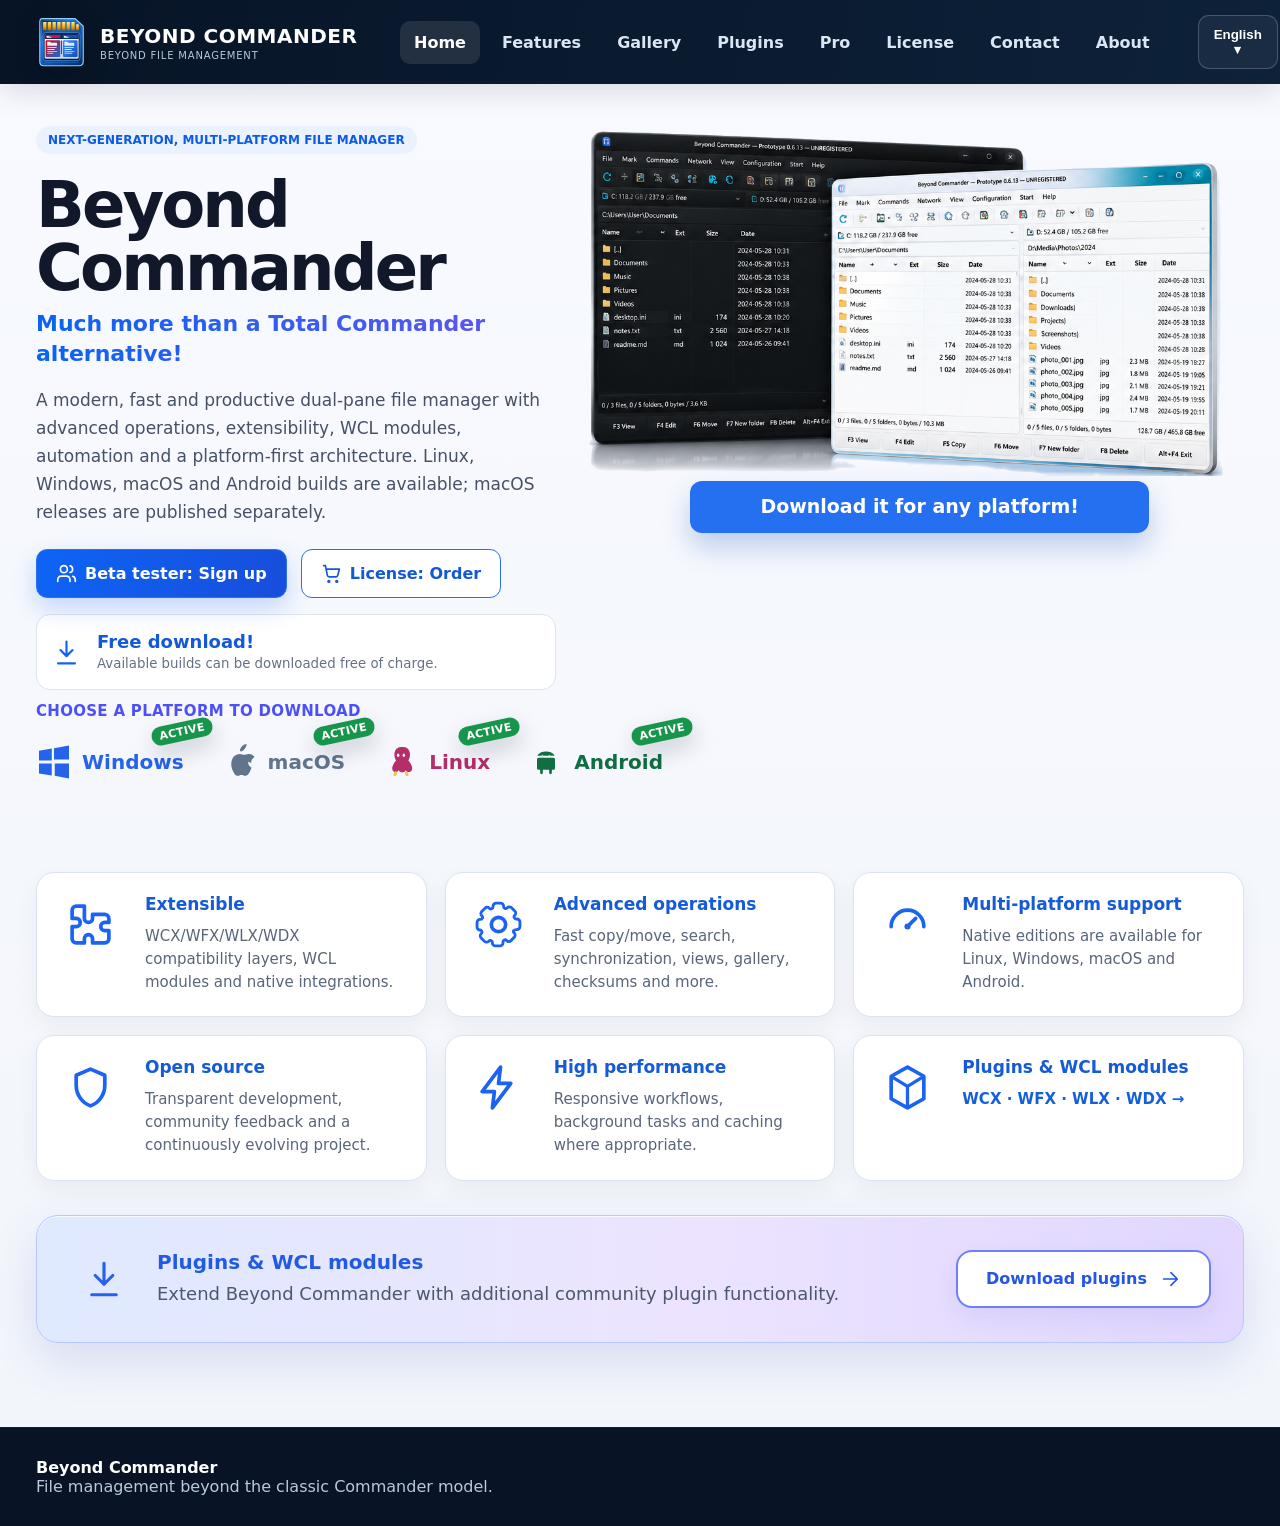
<file: index.html>
<html lang="en"><head><meta charset="utf-8"/><meta content="width=device-width,initial-scale=1" name="viewport"/><title>Beyond Commander — File Manager for Linux, Windows, macOS &amp; Android</title><meta content="Beyond Commander is a modern, fast and extensible dual-pane file manager for Linux, Windows, macOS and Android." name="description"/><link href="https://beyond-commander.github.io/" rel="canonical"/><meta content="website" property="og:type"/><meta content="Beyond Commander" property="og:site_name"/><meta content="Beyond Commander — File Manager for Linux, Windows, macOS &amp; Android" property="og:title"/><meta content="Beyond Commander is a modern, fast and extensible dual-pane file manager for Linux, Windows, macOS and Android." property="og:description"/><meta content="https://beyond-commander.github.io/" property="og:url"/><meta content="https://beyond-commander.github.io/assets/beyond-commander-social.png" property="og:image"/><meta content="https://beyond-commander.github.io/assets/beyond-commander-social.png" property="og:image:secure_url"/><meta content="image/png" property="og:image:type"/><meta content="1200" property="og:image:width"/><meta content="630" property="og:image:height"/><meta content="Beyond Commander multi-platform dual-pane file manager" property="og:image:alt"/><meta content="summary_large_image" name="twitter:card"/><meta content="Beyond Commander — File Manager for Linux, Windows, macOS &amp; Android" name="twitter:title"/><meta content="Beyond Commander is a modern, fast and extensible dual-pane file manager for Linux, Windows, macOS and Android." name="twitter:description"/><meta content="https://beyond-commander.github.io/assets/beyond-commander-social.png" name="twitter:image"/><meta content="Beyond Commander multi-platform dual-pane file manager" name="twitter:image:alt"/><link href="assets/favicon.ico" rel="icon" sizes="any"/><link href="assets/bc2.svg" rel="icon" type="image/svg+xml"/><link href="assets/apple-touch-icon.png" rel="apple-touch-icon"/><link href="assets/site.css" rel="stylesheet"/><meta content="index, follow, max-image-preview:large, max-snippet:-1, max-video-preview:-1" name="robots"/><script type="application/ld+json">{"@context":"https://schema.org","@graph":[{"@type":"Organization","@id":"https://beyond-commander.github.io/#organization","name":"Beyond Commander","url":"https://beyond-commander.github.io/","logo":"https://beyond-commander.github.io/assets/bc2.png","sameAs":["https://github.com/beyond-commander"]},{"@type":"WebSite","@id":"https://beyond-commander.github.io/#website","name":"Beyond Commander","url":"https://beyond-commander.github.io/","publisher":{"@id":"https://beyond-commander.github.io/#organization"}},{"@type":"SoftwareApplication","@id":"https://beyond-commander.github.io/#software","name":"Beyond Commander","url":"https://beyond-commander.github.io/","description":"Beyond Commander is a modern, fast and extensible dual-pane file manager for Linux, Windows, macOS and Android.","applicationCategory":"UtilitiesApplication","operatingSystem":"Linux, Windows, macOS, Android","softwareVersion":"0.7.0","image":"https://beyond-commander.github.io/assets/beyond-commander-social.png","publisher":{"@id":"https://beyond-commander.github.io/#organization"}}]}</script></head><body data-title-i18n="titleHome"><div id="nav"><header class="site-header"><div class="wrap navbar"><a class="brand" href="index.html"><img alt="Beyond Commander" class="brand-logo" src="assets/bc2.svg"/><span><strong>BEYOND COMMANDER</strong><small data-i18n="tagline">Beyond file management</small></span></a><nav aria-label="Primary navigation" class="navlinks"><a class="active" data-i18n="home" href="index.html">Home</a><a data-i18n="features" href="features.html">Features</a><a data-i18n="gallery" href="gallery.html">Gallery</a><a data-i18n="plugins" href="plugins.html">Plugins</a><a data-i18n="pro" href="pro.html">Pro</a><a data-i18n="license" href="license.html">License</a><a data-i18n="support" href="support.html">Contact</a><a data-i18n="about" href="about.html">About</a></nav><div class="lang"><button aria-label="Choose language" data-lang-label="">English ▾</button><div class="lang-menu"><button onclick="setLang('en')" type="button">English</button><button onclick="setLang('hu')" type="button">Magyar</button><button onclick="setLang('de')" type="button">Deutsch</button></div></div></div></header></div><main><section class="hero"><div class="wrap hero-grid"><div class="hero-left"><span class="eyebrow" data-i18n="eyebrow">Next-generation, multi-platform file manager</span><h1>Beyond Commander</h1><div class="lead gradient" data-i18n="hero2">Much more than a Total Commander alternative!</div><p class="copy" data-i18n="heroCopy">A modern, fast and productive dual-pane file manager with advanced operations, extensibility, WCL modules, automation and a platform-first architecture. Linux, Windows, macOS and Android builds are available; macOS releases are published separately.</p><div class="actions"><a class="btn primary" data-beta="" href="https://github.com/beyond-commander/beyondcmd/wiki/Beta-Testers" rel="noopener" target="_blank"><svg aria-hidden="true" class="btn-icon" viewbox="0 0 24 24"><path d="M16 21v-2a4 4 0 0 0-4-4H6a4 4 0 0 0-4 4v2M9 11a4 4 0 1 0 0-8 4 4 0 0 0 0 8ZM22 21v-2a4 4 0 0 0-3-3.87M16 3.13a4 4 0 0 1 0 7.75"></path></svg><span data-i18n="beta">Beta tester: Sign up</span></a><span aria-disabled="true" class="btn btn-disabled" data-i18n-title="orderLater" title="Coming later"><svg aria-hidden="true" class="btn-icon" viewbox="0 0 24 24"><path d="M3 3h2l2.3 11.2a2 2 0 0 0 2 1.6h7.8a2 2 0 0 0 2-1.6L21 7H6M10 21a1 1 0 1 1-2 0 1 1 0 0 1 2 0ZM19 21a1 1 0 1 1-2 0 1 1 0 0 1 2 0Z"></path></svg><span data-i18n="order">License: Order</span></span></div><div class="micro-row single-download"><div class="micro-card micro-card-icon free-download-wide free-download-info"><svg aria-hidden="true" class="card-icon" viewbox="0 0 24 24"><path d="M12 3v12M7 10l5 5 5-5M5 21h14"></path></svg><div><strong data-i18n="free">Free download!</strong><small data-i18n="freeSub">Available builds can be downloaded free of charge.</small></div></div></div></div><div class="deck"><div class="hero-shot-wrap"><img alt="Beyond Commander desktop interface" class="hero-shot" decoding="async" fetchpriority="high" src="assets/hero-perspective-en-v2.png"/><div class="hero-shot-overlay" data-i18n="heroStatus">Download it for any platform!</div></div></div></div><div class="wrap hero-platform-zone"><div class="platforms-title" data-i18n="platformsFancy">Choose a platform to download</div><div class="platforms hero-platforms screenshot-platforms"><a aria-label="Windows releases" class="platform-chip windows is-active platform-release-link" data-i18n-aria-label="releaseWindows" href="https://github.com/beyond-commander/beyondcmd.win/releases" rel="noopener" target="_blank"><svg aria-hidden="true" viewbox="0 0 24 24"><path d="M2 4.5 10.5 3v8H2v-6.5Zm10 5.9V2.8L22 1v9.4h-9.5ZM2 13h8.5v8L2 19.6V13Zm10.5 0H22v10l-9.5-1.8V13Z" fill="currentColor"></path></svg><span data-i18n="windows">Windows</span><span class="status-badge active" data-i18n="active">Active</span></a><a aria-label="macOS releases" class="platform-chip macos is-active platform-release-link" data-i18n-aria-label="releaseMac" href="https://github.com/beyond-commander/beyondcmd.app/releases" rel="noopener" target="_blank"><svg aria-hidden="true" viewbox="0 0 24 24"><path d="M15.2 3.1c.8-1 1.3-2.2 1.2-3.1-1.2.1-2.5.8-3.3 1.8-.7.8-1.3 2-1.1 3 1.3.1 2.4-.5 3.2-1.7ZM19.4 12.7c0-2.7 2.2-4 2.3-4.1-1.2-1.8-3.2-2-3.9-2-.9-.1-2.4.6-3 .6-.7 0-1.8-.6-2.9-.6-3 0-5.7 2.4-5.7 6.7 0 1.3.2 2.7.8 4 .8 1.9 1.9 4 3.5 3.9.8 0 1.4-.5 2.5-.5s1.7.5 2.6.5c1.6 0 2.6-1.8 3.4-3.7.5-1.1.7-1.7.8-1.8-.1 0-2.4-.9-2.4-3.9Z" fill="currentColor"></path></svg><span data-i18n="macos">macOS</span><span class="status-badge active" data-i18n="active">Active</span></a><a aria-label="Linux releases" class="platform-chip linux is-active platform-release-link" data-i18n-aria-label="releaseLinux" href="https://github.com/beyond-commander/beyondcmd/releases" rel="noopener" target="_blank"><svg aria-hidden="true" viewbox="0 0 24 24"><path d="M12 2c-2.5 0-4.4 2-4.4 5 0 1.7.5 3.1 1.1 4-.6.6-1.2 1.5-1.8 2.6-.8 1.5-1 2.8-.5 3.9.5 1 1.6 1.5 2.7 1.1.6-.2 1-.7 1.3-1.3.2.6.5 1 .9 1.2 1 .5 2 .5 3 0 .4-.2.8-.6.9-1.2.3.6.7 1.1 1.3 1.3 1.1.4 2.2-.1 2.7-1.1.5-1.1.3-2.4-.5-3.9-.6-1.1-1.2-2-1.8-2.6.6-.9 1.1-2.3 1.1-4 0-3-1.9-5-4.4-5Z" fill="currentColor"></path><ellipse cx="10.1" cy="7.5" fill="#fff" rx=".8" ry="1.1"></ellipse><ellipse cx="13.9" cy="7.5" fill="#fff" rx=".8" ry="1.1"></ellipse><path d="M8.6 18.2c-.5 0-1 .4-1.2.9l-.4 1c-.2.6.1 1.1.7 1.3.5.2 1.1-.1 1.3-.7l.4-1c.2-.6-.2-1.3-.8-1.5ZM15.4 18.2c-.6.2-1 .9-.8 1.5l.4 1c.2.6.8.9 1.3.7.6-.2.9-.7.7-1.3l-.4-1c-.2-.5-.7-.9-1.2-.9Z" fill="#f6c54b"></path></svg><span data-i18n="linuxShort">Linux</span><span class="status-badge active" data-i18n="active">Active</span></a><a aria-label="Android releases" class="platform-chip android is-active platform-release-link" data-i18n-aria-label="releaseAndroid" href="https://github.com/beyond-commander/beyondcmd.apk/releases" rel="noopener" target="_blank"><svg aria-hidden="true" viewbox="0 0 24 24"><path d="M8.3 6.3 7 4.1m10 2.2 1.3-2.2M7 9.2h10a1 1 0 0 1 1 1v5.9a1 1 0 0 1-1 1h-1.1v2.1a.9.9 0 1 1-1.8 0v-2.1h-4.2v2.1a.9.9 0 1 1-1.8 0v-2.1H7a1 1 0 0 1-1-1v-5.9a1 1 0 0 1 1-1Zm2.2-3.8A7.1 7.1 0 0 1 12 5a7.1 7.1 0 0 1 2.8.4l.9.4a4.5 4.5 0 0 1 2.1 2.1H6.2a4.5 4.5 0 0 1 2.1-2.1l.9-.4Zm.5 1.7a.5.5 0 1 0 0 1 .5.5 0 0 0 0-1Zm4.6 0a.5.5 0 1 0 0 1 .5.5 0 0 0 0-1Z" fill="currentColor"></path></svg><span data-i18n="android">Android</span><span class="status-badge active" data-i18n="active">Active</span></a></div></div></section><section class="section"><div class="wrap">
<div class="grid home-feature-grid">
<div class="card home-card"><div class="home-card-ico"><svg aria-hidden="true" class="home-card-icon" viewbox="0 0 24 24"><path d="M9 3H5a2 2 0 0 0-2 2v4h2a2 2 0 1 1 0 4H3v6a2 2 0 0 0 2 2h4v-2a2 2 0 1 1 4 0v2h6a2 2 0 0 0 2-2v-4h-2a2 2 0 1 1 0-4h2V9a2 2 0 0 0-2-2h-6v2a2 2 0 1 1-4 0V3Z" fill="none" stroke="currentColor" stroke-linecap="round" stroke-linejoin="round" stroke-width="1.8"></path></svg></div><div><h3 data-i18n="extensibility">Extensible</h3><p data-i18n="extensibilityD">WCX/WFX/WLX/WDX compatibility layers, WCL modules and native integrations.</p></div></div>
<div class="card home-card"><div class="home-card-ico"><svg aria-hidden="true" class="home-card-icon" viewbox="0 0 24 24"><path d="M12 8.5A3.5 3.5 0 1 0 12 15.5A3.5 3.5 0 1 0 12 8.5Z" fill="none" stroke="currentColor" stroke-width="1.8"></path><path d="M19.4 15a1 1 0 0 0 .2 1.1l.1.1a1.5 1.5 0 0 1 0 2.1l-1.6 1.6a1.5 1.5 0 0 1-2.1 0l-.1-.1a1 1 0 0 0-1.1-.2 1 1 0 0 0-.6.9V21a1.5 1.5 0 0 1-1.5 1.5h-2.2A1.5 1.5 0 0 1 9 21v-.2a1 1 0 0 0-.6-.9 1 1 0 0 0-1.1.2l-.1.1a1.5 1.5 0 0 1-2.1 0l-1.6-1.6a1.5 1.5 0 0 1 0-2.1l.1-.1a1 1 0 0 0 .2-1.1 1 1 0 0 0-.9-.6H3A1.5 1.5 0 0 1 1.5 13v-2A1.5 1.5 0 0 1 3 9.5h.2a1 1 0 0 0 .9-.6 1 1 0 0 0-.2-1.1l-.1-.1a1.5 1.5 0 0 1 0-2.1L5.4 4a1.5 1.5 0 0 1 2.1 0l.1.1a1 1 0 0 0 1.1.2A1 1 0 0 0 9.3 3.4V3A1.5 1.5 0 0 1 10.8 1.5H13A1.5 1.5 0 0 1 14.5 3v.2a1 1 0 0 0 .6.9 1 1 0 0 0 1.1-.2l.1-.1a1.5 1.5 0 0 1 2.1 0L20 5.4a1.5 1.5 0 0 1 0 2.1l-.1.1a1 1 0 0 0-.2 1.1 1 1 0 0 0 .9.6h.4a1.5 1.5 0 0 1 1.5 1.5V13a1.5 1.5 0 0 1-1.5 1.5h-.4a1 1 0 0 0-.9.5Z" fill="none" stroke="currentColor" stroke-linecap="round" stroke-linejoin="round" stroke-width="1.4"></path></svg></div><div><h3 data-i18n="modern">Advanced operations</h3><p data-i18n="modernD">Fast copy/move, search, synchronization, views, gallery, checksums and more.</p></div></div>
<div class="card home-card"><div class="home-card-ico"><svg aria-hidden="true" class="home-card-icon" viewbox="0 0 24 24"><path d="M20 13a8 8 0 1 0-16 0" fill="none" stroke="currentColor" stroke-linecap="round" stroke-width="1.8"></path><path d="M12 13l4-4" fill="none" stroke="currentColor" stroke-linecap="round" stroke-width="1.8"></path><circle cx="12" cy="13" fill="currentColor" r="1.5"></circle></svg></div><div><h3 data-i18n="multiplat">Multi-platform support</h3><p data-i18n="multiplatD">Native editions are available for Linux, Windows, macOS and Android.</p></div></div>
<div class="card home-card"><div class="home-card-ico"><svg aria-hidden="true" class="home-card-icon" viewbox="0 0 24 24"><path d="M12 3l7 3v5c0 4.5-2.9 8.5-7 10-4.1-1.5-7-5.5-7-10V6l7-3Z" fill="none" stroke="currentColor" stroke-linecap="round" stroke-linejoin="round" stroke-width="1.8"></path></svg></div><div><h3 data-i18n="open">Open source</h3><p data-i18n="openD">Transparent development, community feedback and a continuously evolving project.</p></div></div>
<div class="card home-card"><div class="home-card-ico"><svg aria-hidden="true" class="home-card-icon" viewbox="0 0 24 24"><path d="M13 2L4 14h6l-1 8 9-12h-6l1-8Z" fill="none" stroke="currentColor" stroke-linecap="round" stroke-linejoin="round" stroke-width="1.8"></path></svg></div><div><h3 data-i18n="perf">High performance</h3><p data-i18n="perfD">Responsive workflows, background tasks and caching where appropriate.</p></div></div>
<div class="card home-card"><div class="home-card-ico"><svg aria-hidden="true" class="home-card-icon" viewbox="0 0 24 24"><path d="M12 2l8 4.5v11L12 22l-8-4.5v-11L12 2Z" fill="none" stroke="currentColor" stroke-linejoin="round" stroke-width="1.8"></path><path d="M12 22V11.5M20 6.5l-8 5-8-5" fill="none" stroke="currentColor" stroke-linejoin="round" stroke-width="1.6"></path></svg></div><div><h3 data-i18n="pluginWidgetTitle">Plugins &amp; WCL modules</h3><p><a class="plugin-link" href="plugins.html">WCX · WFX · WLX · WDX →</a></p></div></div>
</div><div class="plugin-widget"><div class="plugin-widget-main"><div aria-hidden="true" class="plugin-widget-icon"><svg viewbox="0 0 24 24"><path d="M12 3v12M7 10l5 5 5-5M5 21h14" fill="none" stroke="currentColor" stroke-linecap="round" stroke-linejoin="round" stroke-width="1.8"></path></svg></div><div class="plugin-widget-copy"><h3 data-i18n="pluginWidgetTitle">Plugins &amp; WCL modules</h3><p data-i18n="pluginWidgetCopy">Extend Beyond Commander with additional community plugin functionality.</p></div></div><a class="plugin-widget-btn" href="plugins.html"><span data-i18n="pluginWidgetButton">Download plugins</span><svg aria-hidden="true" viewbox="0 0 24 24"><path d="M5 12h14M13 5l7 7-7 7" fill="none" stroke="currentColor" stroke-linecap="round" stroke-linejoin="round" stroke-width="1.8"></path></svg></a></div></div></section></main><div id="foot"><footer class="footer"><div class="wrap"><strong>Beyond Commander</strong><div data-i18n="footerTagline">File management beyond the classic Commander model.</div></div></footer></div><script src="assets/site.js"></script></body></html>
</file>
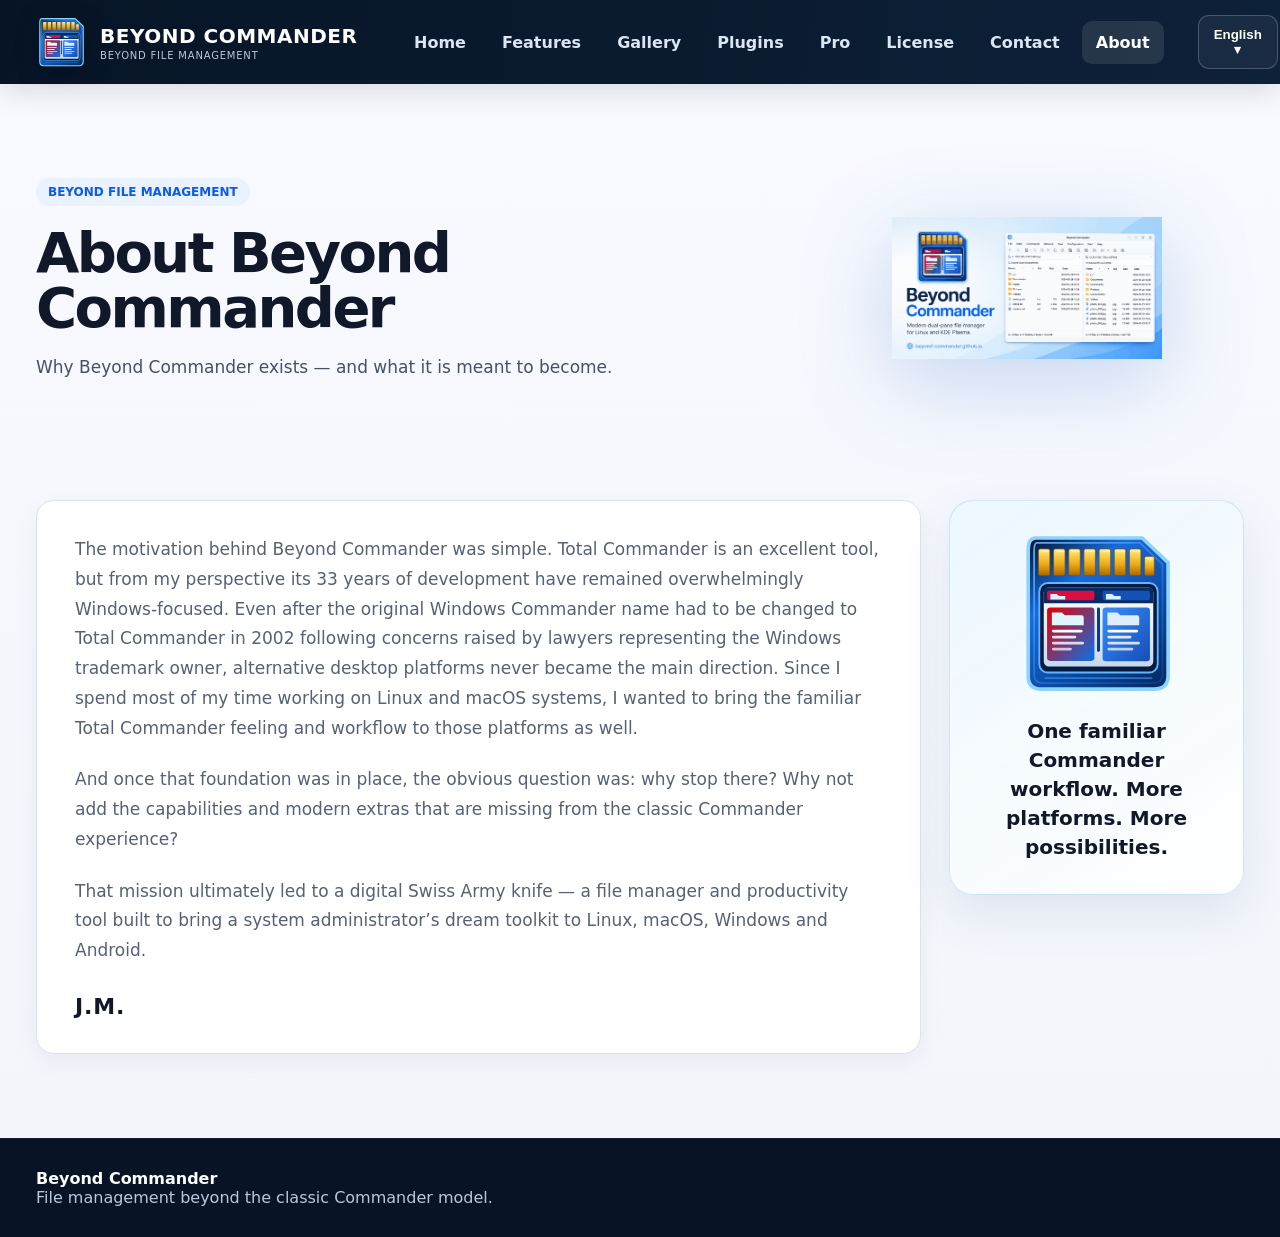
<file: about.html>
<!DOCTYPE html>

<html lang="en">
<head>
<meta charset="utf-8"/>
<meta content="width=device-width,initial-scale=1" name="viewport"/>
<title>About — Beyond Commander</title>
<meta content="Read the story and motivation behind Beyond Commander, a modern multi-platform Commander-style file manager." name="description"/>
<link href="https://beyond-commander.github.io/about.html" rel="canonical"/>
<meta content="About — Beyond Commander" property="og:title"/>
<meta content="Read the story and motivation behind Beyond Commander, a modern multi-platform Commander-style file manager." property="og:description"/>
<meta content="website" property="og:type"/>
<meta content="https://beyond-commander.github.io/about.html" property="og:url"/>
<meta content="https://beyond-commander.github.io/assets/beyond-commander-social.png" property="og:image"/>
<meta content="summary_large_image" name="twitter:card"/>
<meta content="About — Beyond Commander" name="twitter:title"/>
<meta content="Read the story and motivation behind Beyond Commander, a modern multi-platform Commander-style file manager." name="twitter:description"/>
<meta content="https://beyond-commander.github.io/assets/beyond-commander-social.png" name="twitter:image"/>
<link href="assets/favicon.ico" rel="icon" sizes="any"/><link href="assets/bc2.svg" rel="icon" type="image/svg+xml"/><link href="assets/apple-touch-icon.png" rel="apple-touch-icon"/><link href="assets/site.css" rel="stylesheet"/>
<meta content="index, follow, max-image-preview:large, max-snippet:-1, max-video-preview:-1" name="robots"/><meta content="Beyond Commander" property="og:site_name"/><meta content="https://beyond-commander.github.io/assets/beyond-commander-social.png" property="og:image:secure_url"/><meta content="image/png" property="og:image:type"/><meta content="1200" property="og:image:width"/><meta content="630" property="og:image:height"/><meta content="Beyond Commander multi-platform dual-pane file manager" property="og:image:alt"/><meta content="Beyond Commander multi-platform dual-pane file manager" name="twitter:image:alt"/></head>
<body data-title-i18n="titleAbout">
<div id="nav"><header class="site-header"><div class="wrap navbar"><a class="brand" href="index.html"><img alt="Beyond Commander" class="brand-logo" src="assets/bc2.svg"/><span><strong>BEYOND COMMANDER</strong><small data-i18n="tagline">Beyond file management</small></span></a><nav aria-label="Primary navigation" class="navlinks"><a data-i18n="home" href="index.html">Home</a><a data-i18n="features" href="features.html">Features</a><a data-i18n="gallery" href="gallery.html">Gallery</a><a data-i18n="plugins" href="plugins.html">Plugins</a><a data-i18n="pro" href="pro.html">Pro</a><a data-i18n="license" href="license.html">License</a><a data-i18n="support" href="support.html">Contact</a><a class="active" data-i18n="about" href="about.html">About</a></nav><div class="lang"><button aria-label="Choose language" data-lang-label="">English ▾</button><div class="lang-menu"><button onclick="setLang('en')" type="button">English</button><button onclick="setLang('hu')" type="button">Magyar</button><button onclick="setLang('de')" type="button">Deutsch</button></div></div></div></header></div>
<main>
<section class="page-hero about-hero">
<div class="wrap about-hero-grid">
<div>
<span class="eyebrow" data-i18n="tagline">Beyond file management</span>
<h1 data-i18n="aboutTitle">About Beyond Commander</h1>
<p class="copy" data-i18n="aboutLead">Why Beyond Commander exists — and what it is meant to become.</p>
</div>
<div aria-hidden="true" class="about-logo-card">
<img alt="" src="assets/beyond-commander-social.png"/>
</div>
</div>
</section>
<section class="section about-section">
<div class="wrap about-layout">
<article class="card about-story">
<p data-i18n="aboutP1">The motivation behind Beyond Commander was simple. Total Commander is an excellent tool, but from my perspective its 33 years of development have remained overwhelmingly Windows-focused. Even after the original Windows Commander name had to be changed to Total Commander in 2002 following concerns raised by lawyers representing the Windows trademark owner, alternative desktop platforms never became the main direction. Since I spend most of my time working on Linux and macOS systems, I wanted to bring the familiar Total Commander feeling and workflow to those platforms as well.</p>
<p data-i18n="aboutP2">And once that foundation was in place, the obvious question was: why stop there? Why not add the capabilities and modern extras that are missing from the classic Commander experience?</p>
<p data-i18n="aboutP3">That mission ultimately led to a digital Swiss Army knife — a file manager and productivity tool built to bring a system administrator’s dream toolkit to Linux, macOS, Windows and Android.</p>
<div class="about-signature" data-i18n="aboutSignature">J.M.</div>
</article>
<aside class="about-mission-card">
<img alt="Beyond Commander" class="about-mission-logo" src="assets/bc2.svg"/>
<strong data-i18n="aboutMission">One familiar Commander workflow. More platforms. More possibilities.</strong>
</aside>
</div>
</section>
</main>
<div id="foot"><footer class="footer"><div class="wrap"><strong>Beyond Commander</strong><div data-i18n="footerTagline">File management beyond the classic Commander model.</div></div></footer></div>
<script src="assets/site.js"></script>

</body>
</html>
</file>
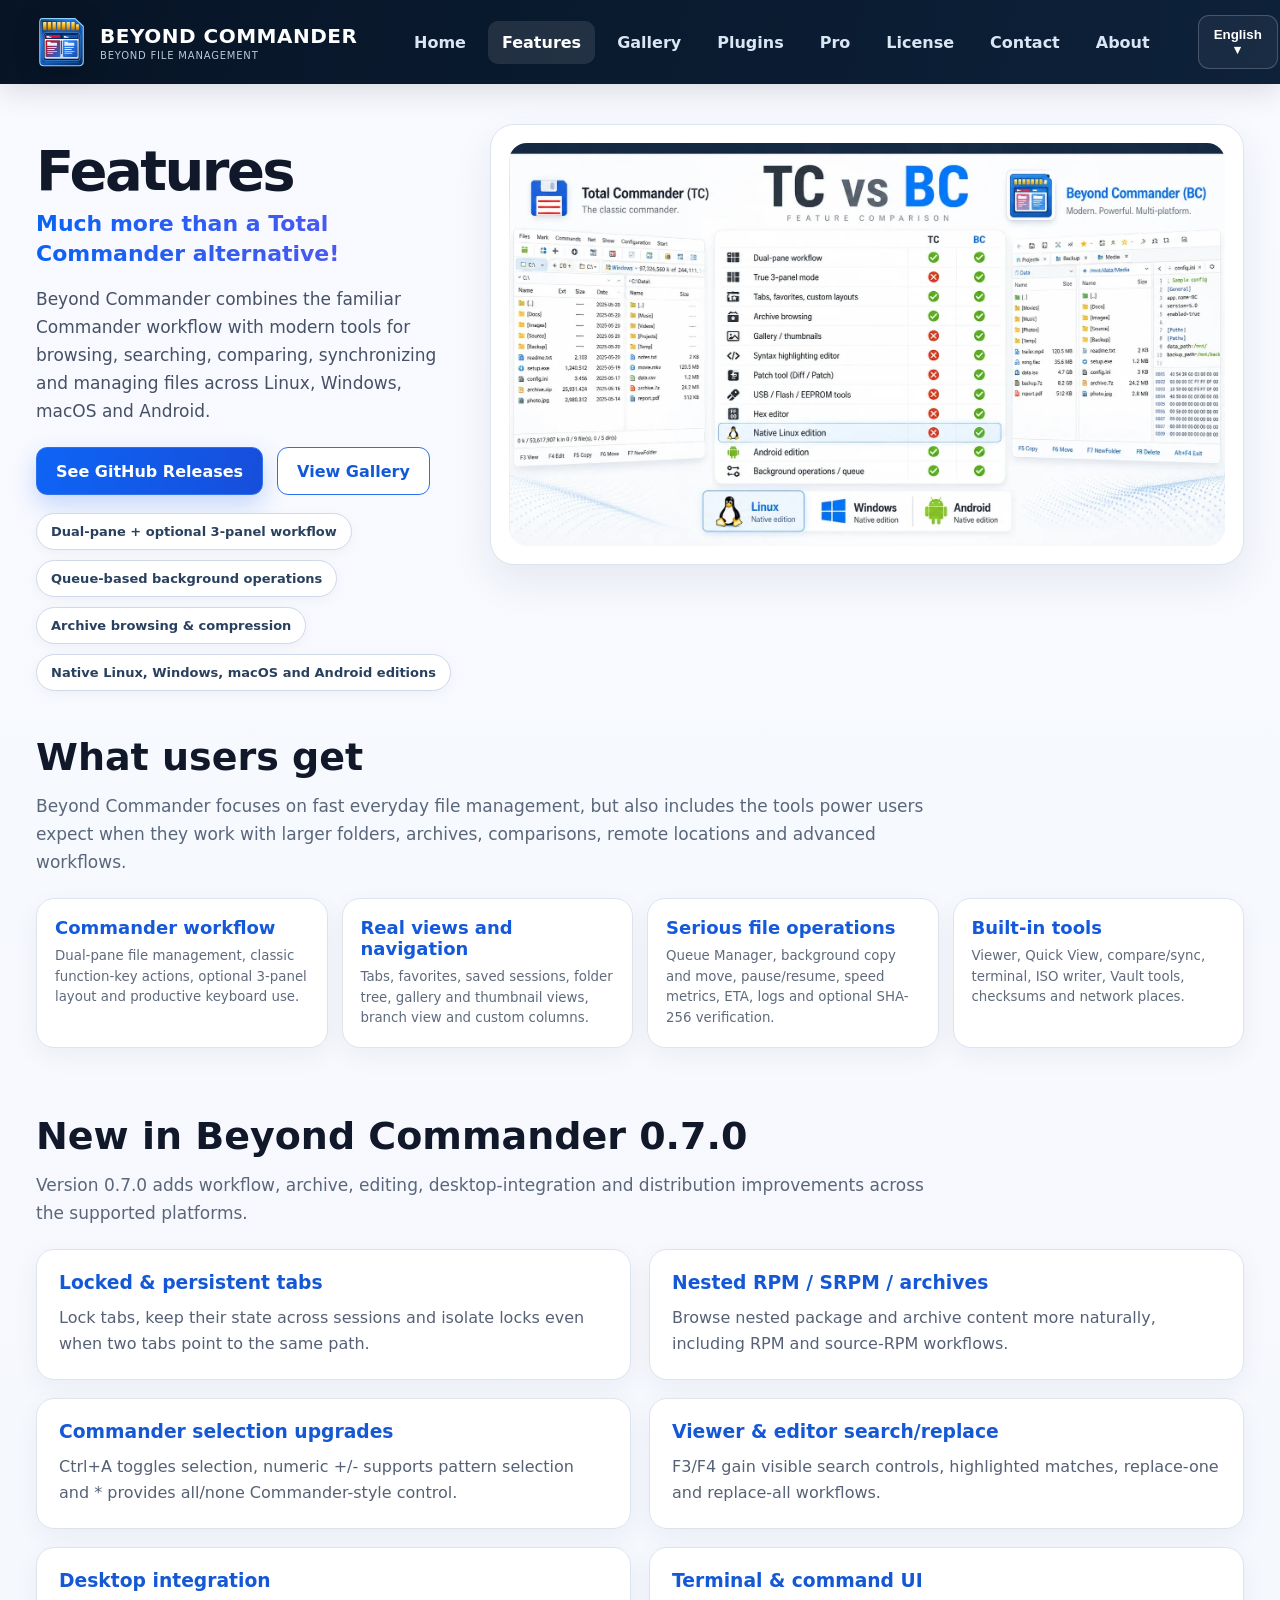
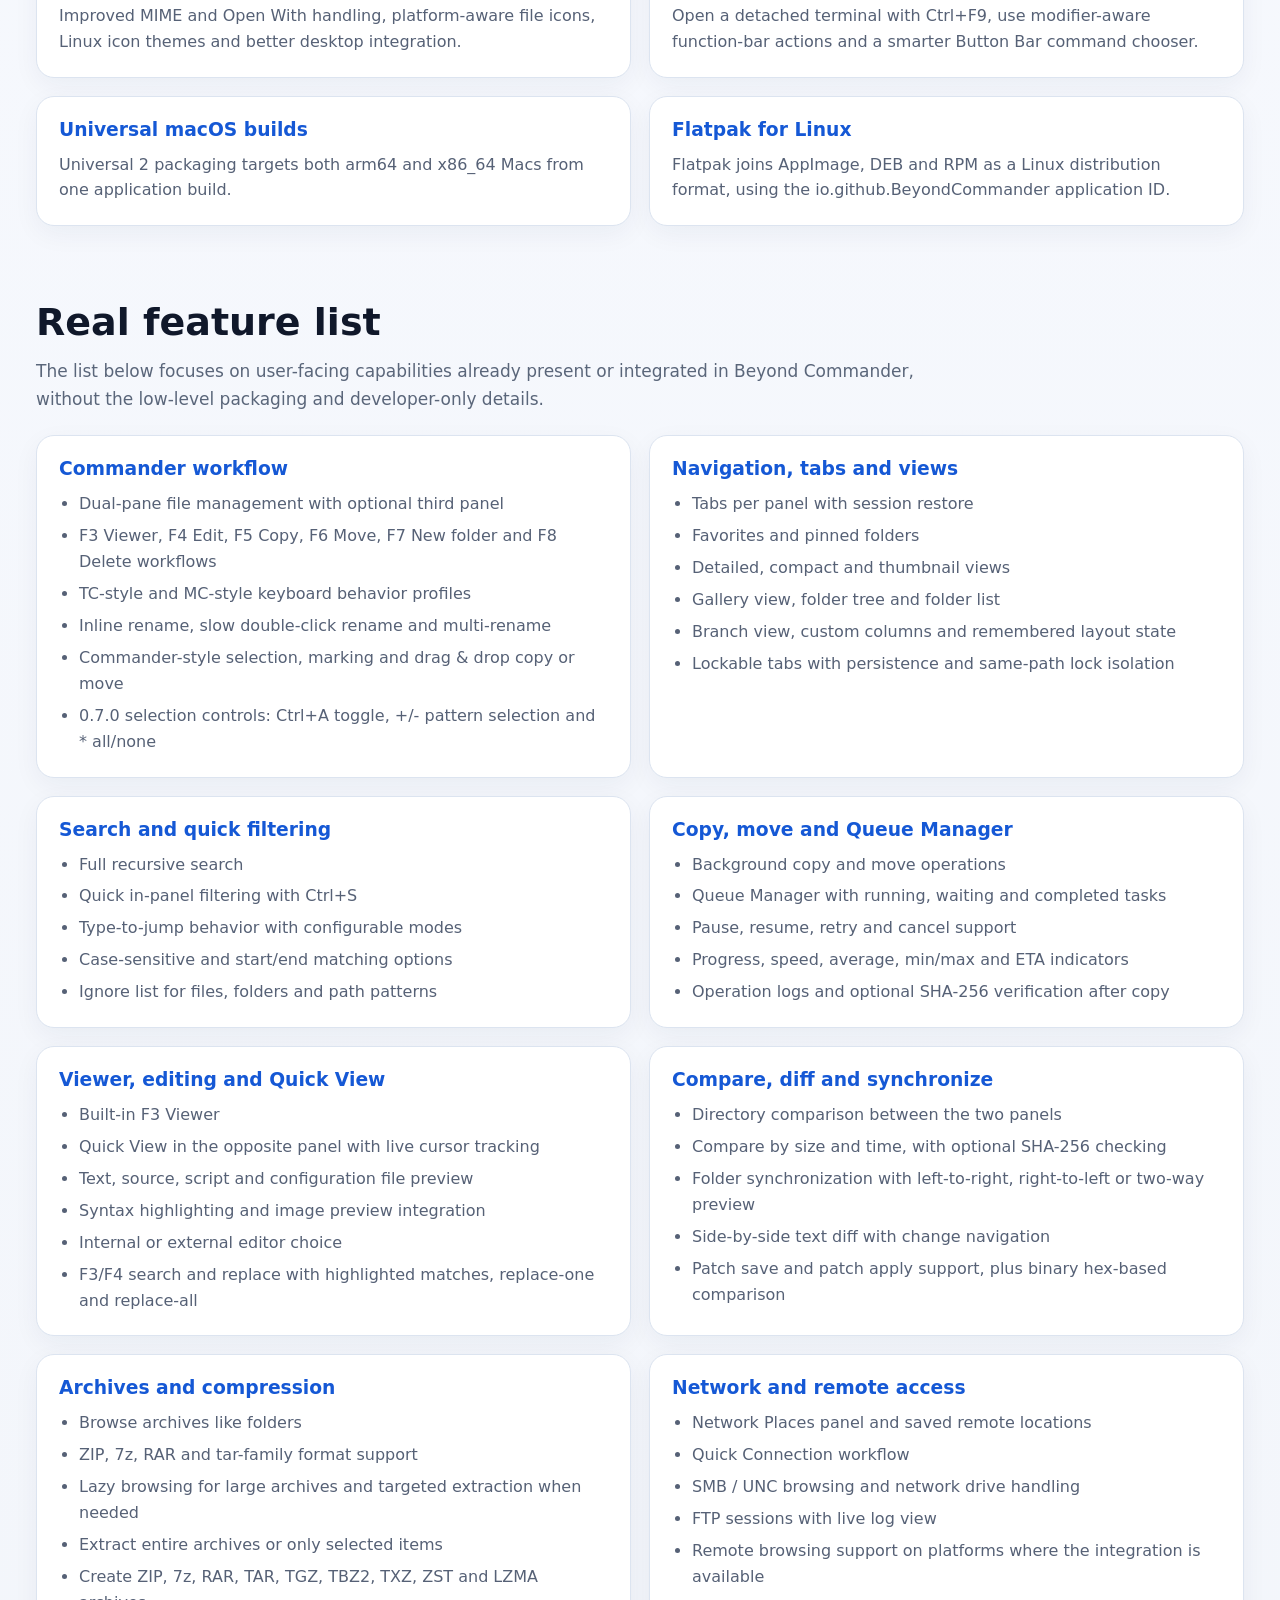
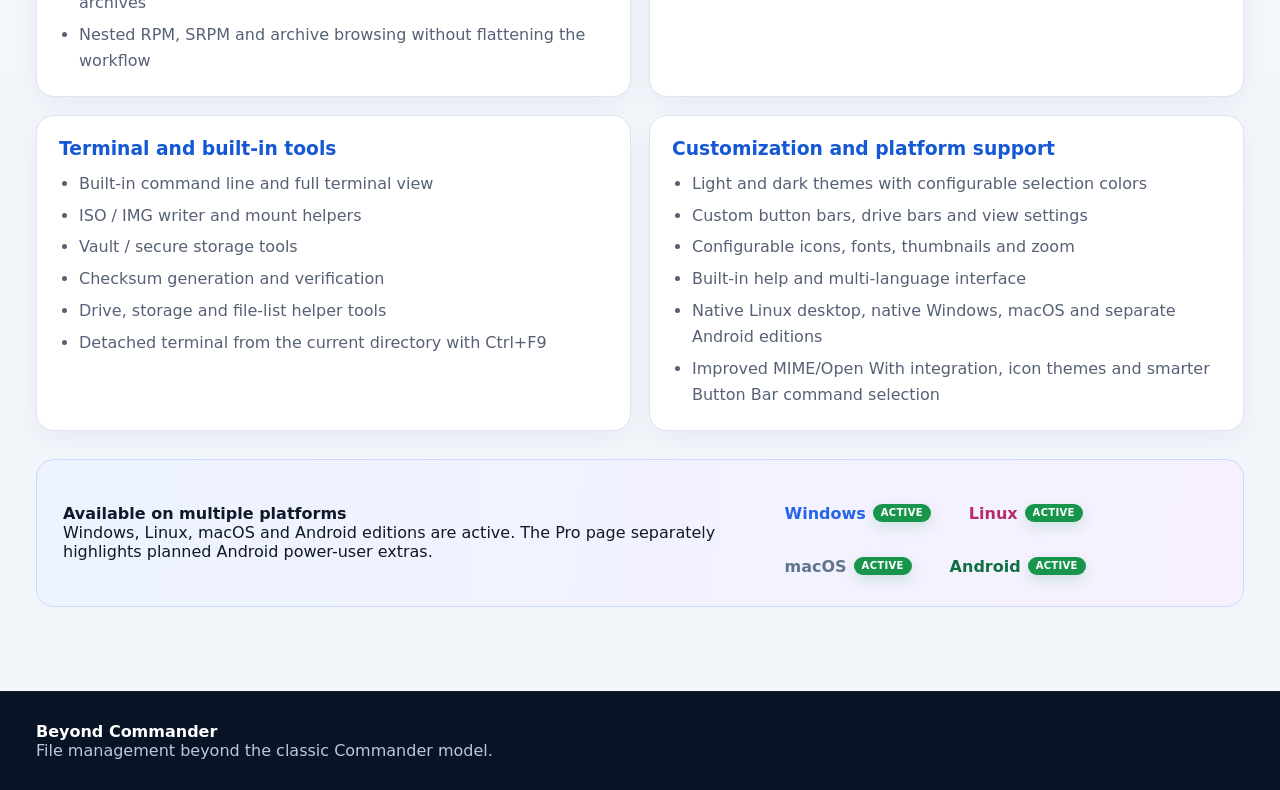
<file: features.html>
<!DOCTYPE html>

<html lang="en">
<head>
<meta charset="utf-8"/>
<meta content="width=device-width,initial-scale=1" name="viewport"/>
<title>Features — Beyond Commander</title>
<link href="assets/favicon.ico" rel="icon" sizes="any"/>
<link href="assets/bc2.svg" rel="icon" type="image/svg+xml"/>
<link href="assets/apple-touch-icon.png" rel="apple-touch-icon"/>
<link href="assets/site.css" rel="stylesheet"/>
<meta content="Explore Beyond Commander features including dual-pane and 3-panel workflows, tabs, archive browsing, Quick View, search, synchronization, Queue Manager and multi-platform support." name="description"/>
<meta content="index, follow, max-image-preview:large, max-snippet:-1, max-video-preview:-1" name="robots"/>
<link href="https://beyond-commander.github.io/features.html" rel="canonical"/>
<meta content="website" property="og:type"/>
<meta content="Beyond Commander" property="og:site_name"/>
<meta content="Features — Beyond Commander" property="og:title"/>
<meta content="Explore Beyond Commander features including dual-pane and 3-panel workflows, tabs, archive browsing, Quick View, search, synchronization, Queue Manager and multi-platform support." property="og:description"/>
<meta content="https://beyond-commander.github.io/features.html" property="og:url"/>
<meta content="https://beyond-commander.github.io/assets/beyond-commander-social.png" property="og:image"/>
<meta content="https://beyond-commander.github.io/assets/beyond-commander-social.png" property="og:image:secure_url"/>
<meta content="image/png" property="og:image:type"/>
<meta content="1200" property="og:image:width"/>
<meta content="630" property="og:image:height"/>
<meta content="Beyond Commander multi-platform dual-pane file manager" property="og:image:alt"/>
<meta content="summary_large_image" name="twitter:card"/>
<meta content="Features — Beyond Commander" name="twitter:title"/>
<meta content="Explore Beyond Commander features including dual-pane and 3-panel workflows, tabs, archive browsing, Quick View, search, synchronization, Queue Manager and multi-platform support." name="twitter:description"/>
<meta content="https://beyond-commander.github.io/assets/beyond-commander-social.png" name="twitter:image"/>
<meta content="Beyond Commander multi-platform dual-pane file manager" name="twitter:image:alt"/>
</head>
<body data-title-i18n="titleFeatures">
<div id="nav"><header class="site-header"><div class="wrap navbar"><a class="brand" href="index.html"><img alt="Beyond Commander" class="brand-logo" src="assets/bc2.svg"/><span><strong>BEYOND COMMANDER</strong><small data-i18n="tagline">Beyond file management</small></span></a><nav aria-label="Primary navigation" class="navlinks"><a data-i18n="home" href="index.html">Home</a><a class="active" data-i18n="features" href="features.html">Features</a><a data-i18n="gallery" href="gallery.html">Gallery</a><a data-i18n="plugins" href="plugins.html">Plugins</a><a data-i18n="pro" href="pro.html">Pro</a><a data-i18n="license" href="license.html">License</a><a data-i18n="support" href="support.html">Contact</a><a data-i18n="about" href="about.html">About</a></nav><div class="lang"><button aria-label="Choose language" data-lang-label="">English ▾</button><div class="lang-menu"><button onclick="setLang('en')" type="button">English</button><button onclick="setLang('hu')" type="button">Magyar</button><button onclick="setLang('de')" type="button">Deutsch</button></div></div></div></header></div>
<main>
<section class="page-hero features-hero">
<div class="wrap features-hero-grid">
<div>
<h1 data-i18n="featuresTitle">Features</h1>
<p class="lead gradient" data-i18n="hero2">Much more than a Total Commander alternative!</p>
<p class="copy features-lead" data-i18n="featuresIntro">Beyond Commander combines the familiar Commander workflow with modern tools for browsing, searching, comparing, synchronizing and managing files across Linux, Windows, macOS and Android.</p>
<div class="actions feature-actions">
<a class="btn primary" data-i18n="featuresGithub" href="https://github.com/beyond-commander/beyondcmd/releases" rel="noopener" target="_blank">See GitHub Releases</a>
<a class="btn" data-i18n="featuresGallery" href="gallery.html">View Gallery</a>
</div>
<div class="feature-pill-row">
<span class="feature-pill" data-i18n="featurePillPanels">Dual-pane + optional 3-panel workflow</span>
<span class="feature-pill" data-i18n="featurePillQueue">Queue-based background operations</span>
<span class="feature-pill" data-i18n="featurePillArchives">Archive browsing &amp; compression</span>
<span class="feature-pill" data-i18n="featurePillPlatforms">Native Linux, Windows, macOS and Android editions</span>
</div>
</div>
<div class="hero-image-card">
<img alt="TC vs BC feature comparison" data-i18n-alt="featuresImageAlt" decoding="async" fetchpriority="high" loading="eager" src="assets/features-comparison-light.webp" type="image/webp"/>
</div>
</div>
</section>
<section class="section section-tight">
<div class="wrap">
<h2 data-i18n="featuresWhatTitle">What users get</h2>
<p class="section-lead" data-i18n="featuresWhatLead">Beyond Commander focuses on fast everyday file management, but also includes the tools power users expect when they work with larger folders, archives, comparisons, remote locations and advanced workflows.</p>
<div class="feature-mini-grid">
<div class="mini-card"><strong data-i18n="featureWorkflowTitle">Commander workflow</strong><small data-i18n="featureMiniWorkflowD">Dual-pane file management, classic function-key actions, optional 3-panel layout and productive keyboard use.</small></div>
<div class="mini-card"><strong data-i18n="featureMiniViewsTitle">Real views and navigation</strong><small data-i18n="featureMiniViewsD">Tabs, favorites, saved sessions, folder tree, gallery and thumbnail views, branch view and custom columns.</small></div>
<div class="mini-card"><strong data-i18n="featureMiniOpsTitle">Serious file operations</strong><small data-i18n="featureMiniOpsD">Queue Manager, background copy and move, pause/resume, speed metrics, ETA, logs and optional SHA-256 verification.</small></div>
<div class="mini-card"><strong data-i18n="featureMiniToolsTitle">Built-in tools</strong><small data-i18n="featureMiniToolsD">Viewer, Quick View, compare/sync, terminal, ISO writer, Vault tools, checksums and network places.</small></div>
</div>
</div>
</section>
<section class="section section-v070"><div class="wrap"><h2 data-i18n="featureV070Title">New in Beyond Commander 0.7.0</h2><p class="section-lead" data-i18n="featureV070Lead">Version 0.7.0 adds workflow, archive, editing, desktop-integration and distribution improvements across the supported platforms.</p><div class="detail-grid v070-grid"><article class="detail-card v070-card"><h3 data-i18n="v070TabsTitle">Locked &amp; persistent tabs</h3><p data-i18n="v070TabsD">Lock tabs, keep their state across sessions and isolate locks even when two tabs point to the same path.</p></article><article class="detail-card v070-card"><h3 data-i18n="v070NestedTitle">Nested RPM / SRPM / archives</h3><p data-i18n="v070NestedD">Browse nested package and archive content more naturally, including RPM and source-RPM workflows.</p></article><article class="detail-card v070-card"><h3 data-i18n="v070SelectionTitle">Commander selection upgrades</h3><p data-i18n="v070SelectionD">Ctrl+A toggles selection, numeric +/- supports pattern selection and * provides all/none Commander-style control.</p></article><article class="detail-card v070-card"><h3 data-i18n="v070SearchReplaceTitle">Viewer &amp; editor search/replace</h3><p data-i18n="v070SearchReplaceD">F3/F4 gain visible search controls, highlighted matches, replace-one and replace-all workflows.</p></article><article class="detail-card v070-card"><h3 data-i18n="v070IntegrationTitle">Desktop integration</h3><p data-i18n="v070IntegrationD">Improved MIME and Open With handling, platform-aware file icons, Linux icon themes and better desktop integration.</p></article><article class="detail-card v070-card"><h3 data-i18n="v070TerminalUiTitle">Terminal &amp; command UI</h3><p data-i18n="v070TerminalUiD">Open a detached terminal with Ctrl+F9, use modifier-aware function-bar actions and a smarter Button Bar command chooser.</p></article><article class="detail-card v070-card"><h3 data-i18n="v070MacTitle">Universal macOS builds</h3><p data-i18n="v070MacD">Universal 2 packaging targets both arm64 and x86_64 Macs from one application build.</p></article><article class="detail-card v070-card"><h3 data-i18n="v070FlatpakTitle">Flatpak for Linux</h3><p data-i18n="v070FlatpakD">Flatpak joins AppImage, DEB and RPM as a Linux distribution format, using the io.github.BeyondCommander application ID.</p></article></div></div></section><section class="section">
<div class="wrap">
<h2 data-i18n="featuresListTitle">Real feature list</h2>
<p class="section-lead" data-i18n="featuresListLead">The list below focuses on user-facing capabilities already present or integrated in Beyond Commander, without the low-level packaging and developer-only details.</p>
<div class="detail-grid">
<article class="detail-card">
<h3 data-i18n="featureWorkflowTitle">Commander workflow</h3>
<ul>
<li data-i18n="featureWorkflow1">Dual-pane file management with optional third panel</li>
<li data-i18n="featureWorkflow2">F3 Viewer, F4 Edit, F5 Copy, F6 Move, F7 New folder and F8 Delete workflows</li>
<li data-i18n="featureWorkflow3">TC-style and MC-style keyboard behavior profiles</li>
<li data-i18n="featureWorkflow4">Inline rename, slow double-click rename and multi-rename</li>
<li data-i18n="featureWorkflow5">Commander-style selection, marking and drag &amp; drop copy or move</li>
<li data-i18n="featureWorkflow6">0.7.0 selection controls: Ctrl+A toggle, +/- pattern selection and * all/none</li></ul>
</article>
<article class="detail-card">
<h3 data-i18n="featureNavigationTitle">Navigation, tabs and views</h3>
<ul>
<li data-i18n="featureNavigation1">Tabs per panel with session restore</li>
<li data-i18n="featureNavigation2">Favorites and pinned folders</li>
<li data-i18n="featureNavigation3">Detailed, compact and thumbnail views</li>
<li data-i18n="featureNavigation4">Gallery view, folder tree and folder list</li>
<li data-i18n="featureNavigation5">Branch view, custom columns and remembered layout state</li>
<li data-i18n="featureNavigation6">Lockable tabs with persistence and same-path lock isolation</li></ul>
</article>
<article class="detail-card">
<h3 data-i18n="featureSearchTitle">Search and quick filtering</h3>
<ul>
<li data-i18n="featureSearch1">Full recursive search</li>
<li data-i18n="featureSearch2">Quick in-panel filtering with Ctrl+S</li>
<li data-i18n="featureSearch3">Type-to-jump behavior with configurable modes</li>
<li data-i18n="featureSearch4">Case-sensitive and start/end matching options</li>
<li data-i18n="featureSearch5">Ignore list for files, folders and path patterns</li>
</ul>
</article>
<article class="detail-card">
<h3 data-i18n="featureCopyTitle">Copy, move and Queue Manager</h3>
<ul>
<li data-i18n="featureCopy1">Background copy and move operations</li>
<li data-i18n="featureCopy2">Queue Manager with running, waiting and completed tasks</li>
<li data-i18n="featureCopy3">Pause, resume, retry and cancel support</li>
<li data-i18n="featureCopy4">Progress, speed, average, min/max and ETA indicators</li>
<li data-i18n="featureCopy5">Operation logs and optional SHA-256 verification after copy</li>
</ul>
</article>
<article class="detail-card">
<h3 data-i18n="featureViewerTitle">Viewer, editing and Quick View</h3>
<ul>
<li data-i18n="featureViewer1">Built-in F3 Viewer</li>
<li data-i18n="featureViewer2">Quick View in the opposite panel with live cursor tracking</li>
<li data-i18n="featureViewer3">Text, source, script and configuration file preview</li>
<li data-i18n="featureViewer4">Syntax highlighting and image preview integration</li>
<li data-i18n="featureViewer5">Internal or external editor choice</li>
<li data-i18n="featureViewer6">F3/F4 search and replace with highlighted matches, replace-one and replace-all</li></ul>
</article>
<article class="detail-card">
<h3 data-i18n="featureCompareTitle">Compare, diff and synchronize</h3>
<ul>
<li data-i18n="featureCompare1">Directory comparison between the two panels</li>
<li data-i18n="featureCompare2">Compare by size and time, with optional SHA-256 checking</li>
<li data-i18n="featureCompare3">Folder synchronization with left-to-right, right-to-left or two-way preview</li>
<li data-i18n="featureCompare4">Side-by-side text diff with change navigation</li>
<li data-i18n="featureCompare5">Patch save and patch apply support, plus binary hex-based comparison</li>
</ul>
</article>
<article class="detail-card">
<h3 data-i18n="featureArchivesTitle">Archives and compression</h3>
<ul>
<li data-i18n="featureArchives1">Browse archives like folders</li>
<li data-i18n="featureArchives2">ZIP, 7z, RAR and tar-family format support</li>
<li data-i18n="featureArchives3">Lazy browsing for large archives and targeted extraction when needed</li>
<li data-i18n="featureArchives4">Extract entire archives or only selected items</li>
<li data-i18n="featureArchives5">Create ZIP, 7z, RAR, TAR, TGZ, TBZ2, TXZ, ZST and LZMA archives</li>
<li data-i18n="featureArchives6">Nested RPM, SRPM and archive browsing without flattening the workflow</li></ul>
</article>
<article class="detail-card">
<h3 data-i18n="featureNetworkTitle">Network and remote access</h3>
<ul>
<li data-i18n="featureNetwork1">Network Places panel and saved remote locations</li>
<li data-i18n="featureNetwork2">Quick Connection workflow</li>
<li data-i18n="featureNetwork3">SMB / UNC browsing and network drive handling</li>
<li data-i18n="featureNetwork4">FTP sessions with live log view</li>
<li data-i18n="featureNetwork5">Remote browsing support on platforms where the integration is available</li>
</ul>
</article>
<article class="detail-card">
<h3 data-i18n="featureTerminalTitle">Terminal and built-in tools</h3>
<ul>
<li data-i18n="featureTerminal1">Built-in command line and full terminal view</li>
<li data-i18n="featureTerminal2">ISO / IMG writer and mount helpers</li>
<li data-i18n="featureTerminal3">Vault / secure storage tools</li>
<li data-i18n="featureTerminal4">Checksum generation and verification</li>
<li data-i18n="featureTerminal5">Drive, storage and file-list helper tools</li>
<li data-i18n="featureTerminal6">Detached terminal from the current directory with Ctrl+F9</li></ul>
</article>
<article class="detail-card">
<h3 data-i18n="featureCustomizeTitle">Customization and platform support</h3>
<ul>
<li data-i18n="featureCustomize1">Light and dark themes with configurable selection colors</li>
<li data-i18n="featureCustomize2">Custom button bars, drive bars and view settings</li>
<li data-i18n="featureCustomize3">Configurable icons, fonts, thumbnails and zoom</li>
<li data-i18n="featureCustomize4">Built-in help and multi-language interface</li>
<li data-i18n="featureCustomize5">Native Linux desktop, native Windows, macOS and separate Android editions</li>
<li data-i18n="featureCustomize6">Improved MIME/Open With integration, icon themes and smarter Button Bar command selection</li></ul>
</article>
</div>
<div class="cta-strip feature-strip">
<div>
<strong data-i18n="featuresPlatformsTitle">Available on multiple platforms</strong>
<div data-i18n="featuresPlatformsD">Windows, Linux, macOS and Android editions are active. The Pro page separately highlights planned Android power-user extras.</div>
</div>
<div class="platforms platform-downloads">
<a class="platform platform-download windows" data-i18n-aria-label="releaseWindows" href="https://github.com/beyond-commander/beyondcmd.win/releases" rel="noopener" target="_blank"><span>Windows</span><span class="platform-inline-status" data-i18n="active">Active</span></a>
<a class="platform platform-download linux" data-i18n-aria-label="releaseLinux" href="https://github.com/beyond-commander/beyondcmd/releases" rel="noopener" target="_blank"><span>Linux</span><span class="platform-inline-status" data-i18n="active">Active</span></a>
<a class="platform platform-download macos" data-i18n-aria-label="releaseMac" href="https://github.com/beyond-commander/beyondcmd.app/releases" rel="noopener" target="_blank"><span>macOS</span><span class="platform-inline-status" data-i18n="active">Active</span></a>
<a class="platform platform-download android" data-i18n-aria-label="releaseAndroid" href="https://github.com/beyond-commander/beyondcmd.apk/releases" rel="noopener" target="_blank"><span>Android</span><span class="platform-inline-status" data-i18n="active">Active</span></a>
</div>
</div>
</div>
</section>
</main>
<div id="foot"><footer class="footer"><div class="wrap"><strong>Beyond Commander</strong><div data-i18n="footerTagline">File management beyond the classic Commander model.</div></div></footer></div>
<script src="assets/site.js"></script>

</body>
</html>
</file>
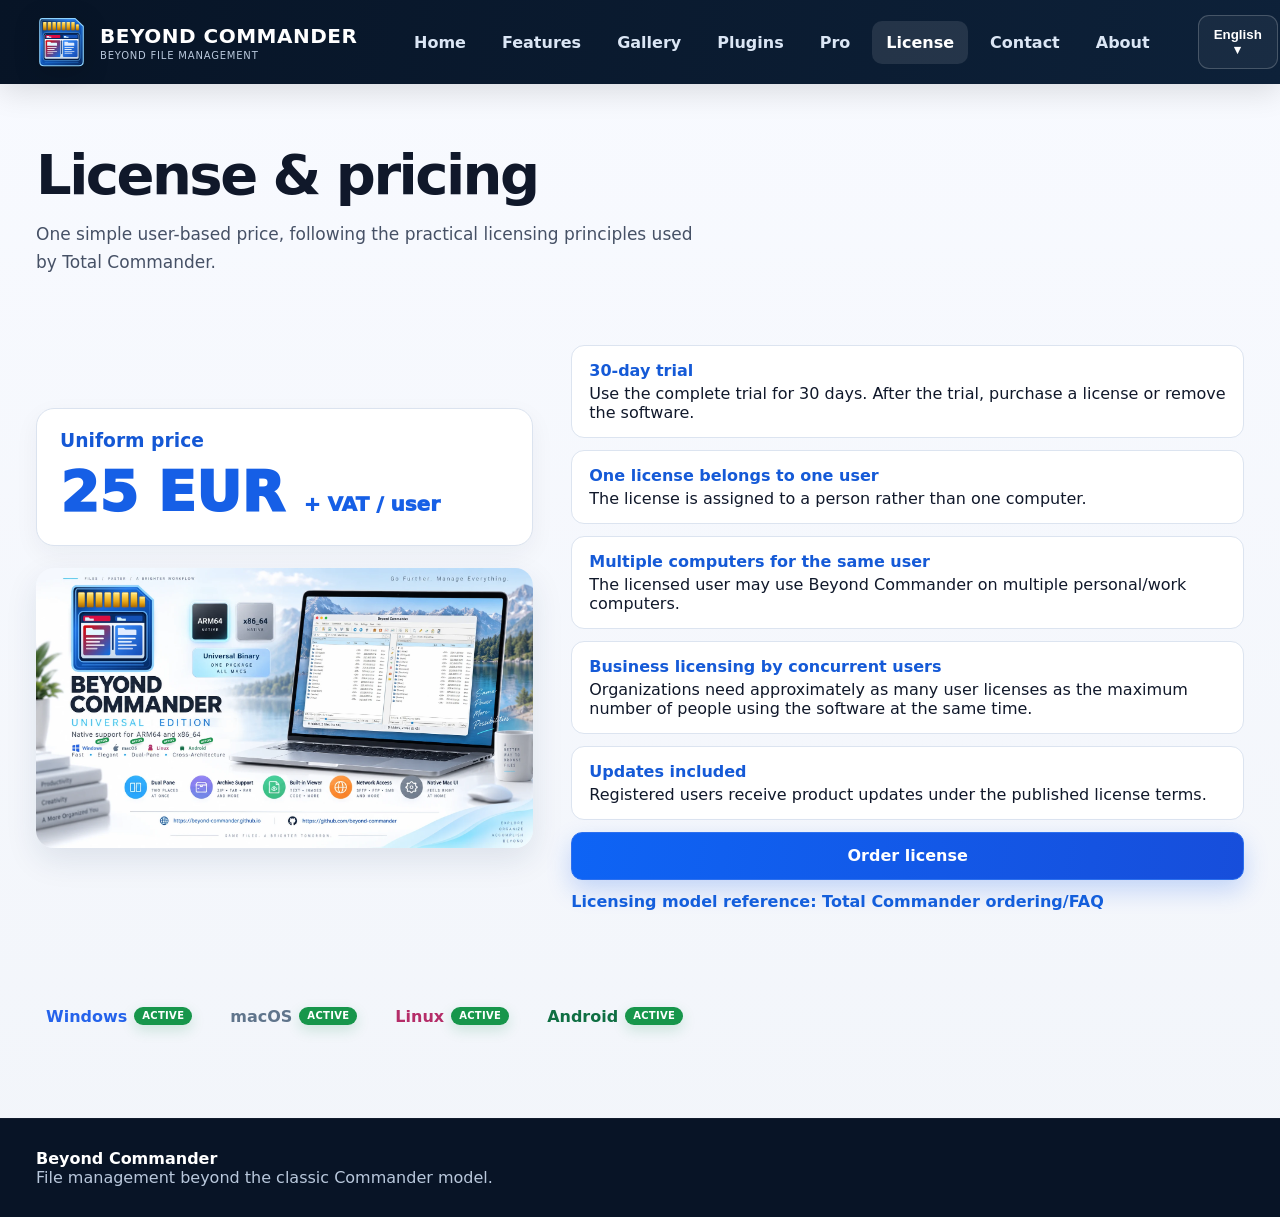
<file: license.html>
<html lang="en"><head><meta charset="utf-8"/><meta content="width=device-width,initial-scale=1" name="viewport"/><title>License &amp; Pricing — Beyond Commander</title><link href="assets/favicon.ico" rel="icon" sizes="any"/><link href="assets/bc2.svg" rel="icon" type="image/svg+xml"/><link href="assets/apple-touch-icon.png" rel="apple-touch-icon"/><link href="assets/site.css" rel="stylesheet"/><meta content="Beyond Commander license and pricing information, including the 30-day trial, one-user licensing, multi-device use and updates." name="description"/><meta content="index, follow, max-image-preview:large, max-snippet:-1, max-video-preview:-1" name="robots"/><link href="https://beyond-commander.github.io/license.html" rel="canonical"/><meta content="website" property="og:type"/><meta content="Beyond Commander" property="og:site_name"/><meta content="License &amp; Pricing — Beyond Commander" property="og:title"/><meta content="Beyond Commander license and pricing information, including the 30-day trial, one-user licensing, multi-device use and updates." property="og:description"/><meta content="https://beyond-commander.github.io/license.html" property="og:url"/><meta content="https://beyond-commander.github.io/assets/beyond-commander-social.png" property="og:image"/><meta content="https://beyond-commander.github.io/assets/beyond-commander-social.png" property="og:image:secure_url"/><meta content="image/png" property="og:image:type"/><meta content="1200" property="og:image:width"/><meta content="630" property="og:image:height"/><meta content="Beyond Commander multi-platform dual-pane file manager" property="og:image:alt"/><meta content="summary_large_image" name="twitter:card"/><meta content="License &amp; Pricing — Beyond Commander" name="twitter:title"/><meta content="Beyond Commander license and pricing information, including the 30-day trial, one-user licensing, multi-device use and updates." name="twitter:description"/><meta content="https://beyond-commander.github.io/assets/beyond-commander-social.png" name="twitter:image"/><meta content="Beyond Commander multi-platform dual-pane file manager" name="twitter:image:alt"/></head><body data-title-i18n="titleLicense"><div id="nav"><header class="site-header"><div class="wrap navbar"><a class="brand" href="index.html"><img alt="Beyond Commander" class="brand-logo" src="assets/bc2.svg"/><span><strong>BEYOND COMMANDER</strong><small data-i18n="tagline">Beyond file management</small></span></a><nav aria-label="Primary navigation" class="navlinks"><a data-i18n="home" href="index.html">Home</a><a data-i18n="features" href="features.html">Features</a><a data-i18n="gallery" href="gallery.html">Gallery</a><a data-i18n="plugins" href="plugins.html">Plugins</a><a data-i18n="pro" href="pro.html">Pro</a><a class="active" data-i18n="license" href="license.html">License</a><a data-i18n="support" href="support.html">Contact</a><a data-i18n="about" href="about.html">About</a></nav><div class="lang"><button aria-label="Choose language" data-lang-label="">English ▾</button><div class="lang-menu"><button onclick="setLang('en')" type="button">English</button><button onclick="setLang('hu')" type="button">Magyar</button><button onclick="setLang('de')" type="button">Deutsch</button></div></div></div></header></div><main><section class="page-hero"><div class="wrap"><h1 data-i18n="licenseTitle">License &amp; pricing</h1><p class="copy" data-i18n="licenseLead">One simple user-based price, following the practical licensing principles used by Total Commander.</p></div></section><section class="section"><div class="wrap split"><div><div class="card"><h3 data-i18n="uniform">Uniform price</h3><div class="price-box">25 EUR <small data-i18n="vat"> + VAT / user</small></div></div><img alt="Beyond Commander Universal Edition" class="license-main-image" decoding="async" loading="lazy" src="assets/beyondcmd.app_white.webp"/></div><div class="checks"><div class="check"><strong data-i18n="trial">30-day trial</strong><div data-i18n="trialD">Use the complete trial for 30 days. After the trial, purchase a license or remove the software.</div></div><div class="check"><strong data-i18n="userLic">One license belongs to one user</strong><div data-i18n="userLicD">The license is assigned to a person rather than one computer.</div></div><div class="check"><strong data-i18n="multiPC">Multiple computers for the same user</strong><div data-i18n="multiPCD">The licensed user may use Beyond Commander on multiple personal/work computers.</div></div><div class="check"><strong data-i18n="concurrent">Business licensing by concurrent users</strong><div data-i18n="concurrentD">Organizations need approximately as many user licenses as the maximum number of people using the software at the same time.</div></div><div class="check"><strong data-i18n="updates">Updates included</strong><div data-i18n="updatesD">Registered users receive product updates under the published license terms.</div></div><a class="btn primary" data-i18n="buy" href="mailto:carins4us@gmail.com?subject=Beyond%20Commander%20license%20order">Order license</a><a class="plugin-link" data-i18n="tcRef" href="https://www.ghisler.com/order.htm" rel="noopener" target="_blank">Licensing model reference: Total Commander ordering/FAQ</a></div></div></section><section class="section"><div class="wrap"><div class="platforms platform-downloads"><a class="platform platform-download windows" href="https://github.com/beyond-commander/beyondcmd.win/releases" rel="noopener" target="_blank"><span>Windows</span><span class="platform-inline-status" data-i18n="active">Active</span></a><a class="platform platform-download macos" href="https://github.com/beyond-commander/beyondcmd.app/releases" rel="noopener" target="_blank"><span>macOS</span><span class="platform-inline-status" data-i18n="active">Active</span></a><a class="platform platform-download linux" href="https://github.com/beyond-commander/beyondcmd/releases" rel="noopener" target="_blank"><span>Linux</span><span class="platform-inline-status" data-i18n="active">Active</span></a><a class="platform platform-download android" href="https://github.com/beyond-commander/beyondcmd.apk/releases" rel="noopener" target="_blank"><span>Android</span><span class="platform-inline-status" data-i18n="active">Active</span></a></div></div></section></main><div id="foot"><footer class="footer"><div class="wrap"><strong>Beyond Commander</strong><div data-i18n="footerTagline">File management beyond the classic Commander model.</div></div></footer></div><script src="assets/site.js"></script></body></html>
</file>
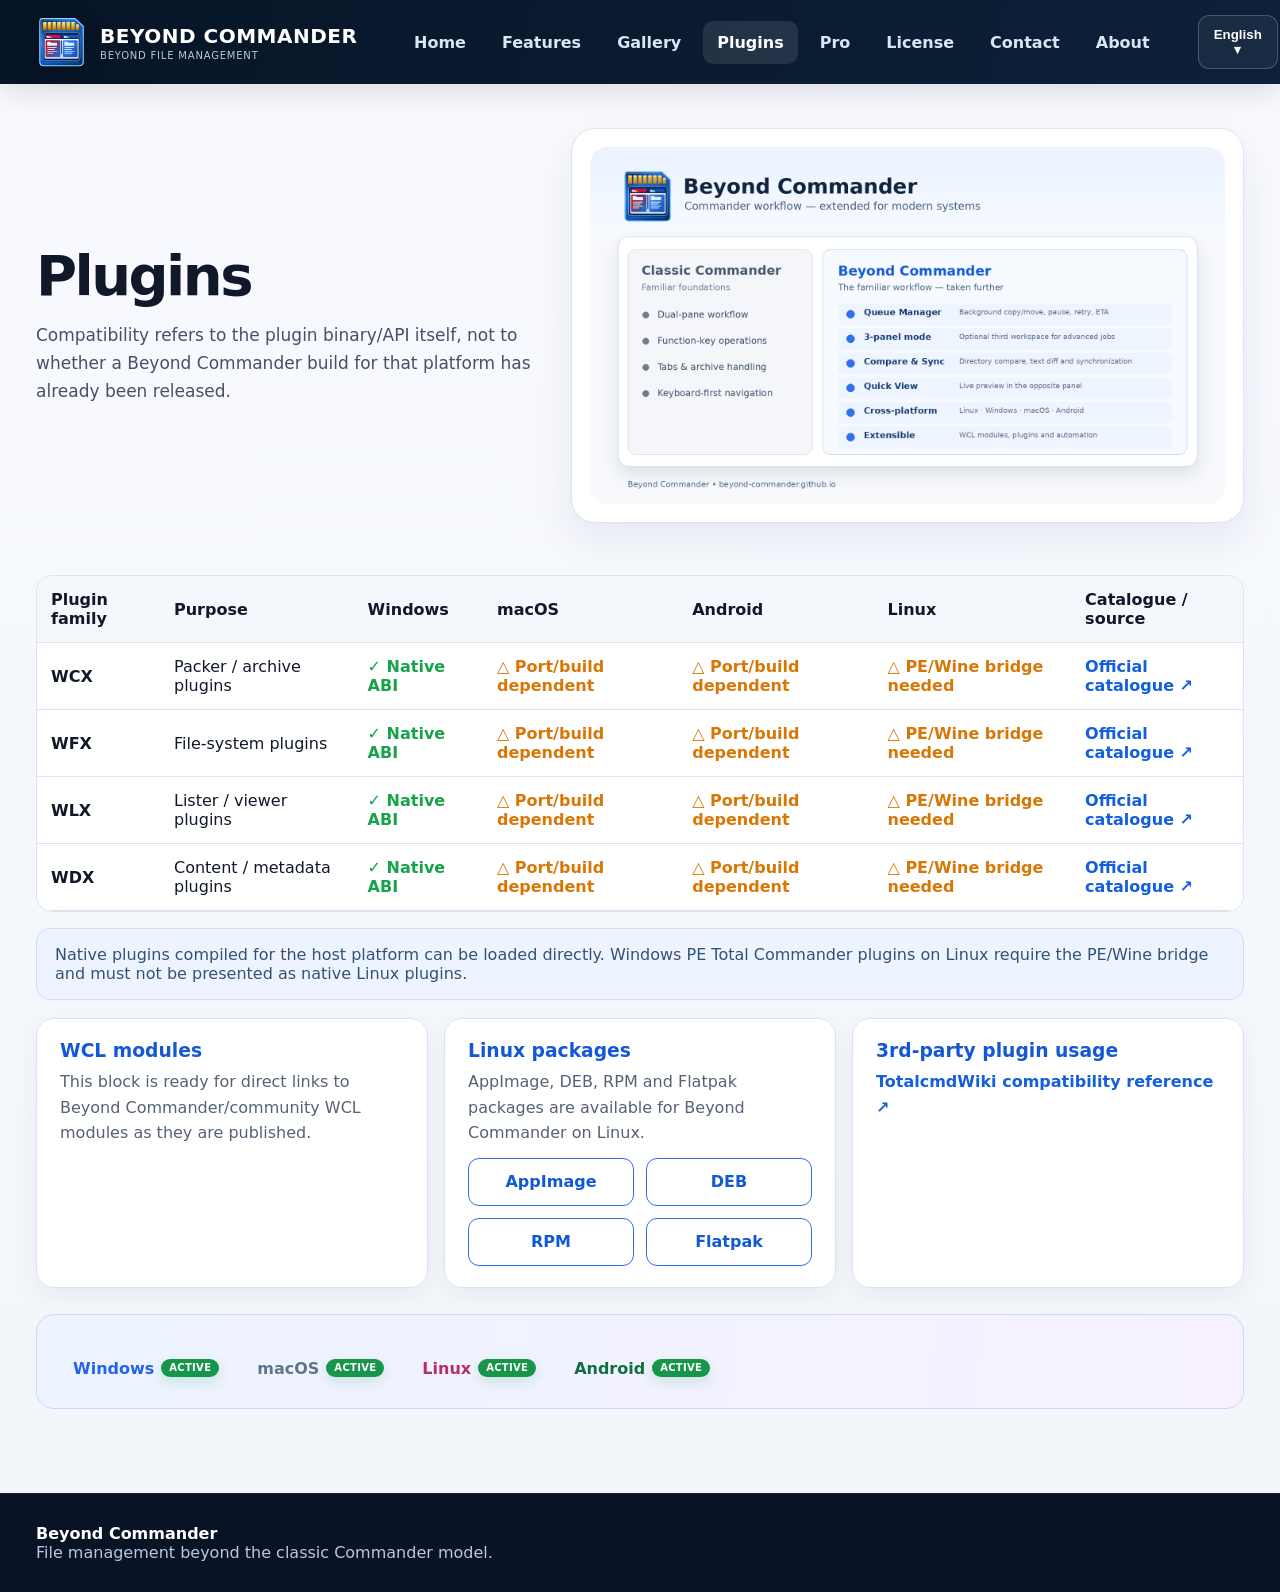
<file: plugins.html>
<html lang="en"><head><meta charset="utf-8"/><meta content="width=device-width,initial-scale=1" name="viewport"/><title>Plugins &amp; WCL Modules — Beyond Commander</title><link href="assets/favicon.ico" rel="icon" sizes="any"/><link href="assets/bc2.svg" rel="icon" type="image/svg+xml"/><link href="assets/apple-touch-icon.png" rel="apple-touch-icon"/><link href="assets/site.css" rel="stylesheet"/><meta content="Beyond Commander extensibility: WCX, WFX, WLX and WDX compatibility, WCL modules, plus Linux AppImage, DEB, RPM and Flatpak packages." name="description"/><meta content="index, follow, max-image-preview:large, max-snippet:-1, max-video-preview:-1" name="robots"/><link href="https://beyond-commander.github.io/plugins.html" rel="canonical"/><meta content="website" property="og:type"/><meta content="Beyond Commander" property="og:site_name"/><meta content="Plugins &amp; WCL Modules — Beyond Commander" property="og:title"/><meta content="Beyond Commander extensibility: WCX, WFX, WLX and WDX compatibility, WCL modules, plus Linux AppImage, DEB, RPM and Flatpak packages." property="og:description"/><meta content="https://beyond-commander.github.io/plugins.html" property="og:url"/><meta content="https://beyond-commander.github.io/assets/beyond-commander-social.png" property="og:image"/><meta content="https://beyond-commander.github.io/assets/beyond-commander-social.png" property="og:image:secure_url"/><meta content="image/png" property="og:image:type"/><meta content="1200" property="og:image:width"/><meta content="630" property="og:image:height"/><meta content="Beyond Commander multi-platform dual-pane file manager" property="og:image:alt"/><meta content="summary_large_image" name="twitter:card"/><meta content="Plugins &amp; WCL Modules — Beyond Commander" name="twitter:title"/><meta content="Beyond Commander extensibility: WCX, WFX, WLX and WDX compatibility, WCL modules, plus Linux AppImage, DEB, RPM and Flatpak packages." name="twitter:description"/><meta content="https://beyond-commander.github.io/assets/beyond-commander-social.png" name="twitter:image"/><meta content="Beyond Commander multi-platform dual-pane file manager" name="twitter:image:alt"/></head><body data-title-i18n="titlePlugins"><div id="nav"><header class="site-header"><div class="wrap navbar"><a class="brand" href="index.html"><img alt="Beyond Commander" class="brand-logo" src="assets/bc2.svg"/><span><strong>BEYOND COMMANDER</strong><small data-i18n="tagline">Beyond file management</small></span></a><nav aria-label="Primary navigation" class="navlinks"><a data-i18n="home" href="index.html">Home</a><a data-i18n="features" href="features.html">Features</a><a data-i18n="gallery" href="gallery.html">Gallery</a><a class="active" data-i18n="plugins" href="plugins.html">Plugins</a><a data-i18n="pro" href="pro.html">Pro</a><a data-i18n="license" href="license.html">License</a><a data-i18n="support" href="support.html">Contact</a><a data-i18n="about" href="about.html">About</a></nav><div class="lang"><button aria-label="Choose language" data-lang-label="">English ▾</button><div class="lang-menu"><button onclick="setLang('en')" type="button">English</button><button onclick="setLang('hu')" type="button">Magyar</button><button onclick="setLang('de')" type="button">Deutsch</button></div></div></div></header></div><main><section class="page-hero"><div class="wrap split"><div><h1 data-i18n="pluginsTitle">Plugins</h1><p class="copy" data-i18n="pluginsLead">Compatibility refers to the plugin binary/API itself, not to whether a Beyond Commander build for that platform has already been released.</p></div><div class="hero-image-card plugins-comparison-card"><img alt="Beyond Commander feature and extensibility comparison" data-i18n-alt="pluginsImageAlt" src="assets/plugins-comparison-light.png"/></div></div></section><section class="section"><div class="wrap"><div class="table-wrap"><table><thead><tr><th data-i18n="family">Plugin family</th><th data-i18n="purpose">Purpose</th><th data-i18n="windows">Windows</th><th data-i18n="macos">macOS</th><th data-i18n="android">Android</th><th data-i18n="linuxShort">Linux</th><th data-i18n="source">Catalogue / source</th></tr></thead><tbody>
<tr><td><b>WCX</b></td><td data-i18n="wcx">Packer / archive plugins</td><td class="ok">✓ <span data-i18n="native">Native ABI</span></td><td class="partial">△ <span data-i18n="port">Port/build dependent</span></td><td class="partial">△ <span data-i18n="port">Port/build dependent</span></td><td class="partial">△ <span data-i18n="bridge">PE/Wine bridge needed</span></td><td><a class="plugin-link" data-i18n="pluginCatalogue" href="https://www.ghisler.com/plugins.htm" rel="noopener" target="_blank">Official catalogue ↗</a></td></tr>
<tr><td><b>WFX</b></td><td data-i18n="wfx">File-system plugins</td><td class="ok">✓ <span data-i18n="native">Native ABI</span></td><td class="partial">△ <span data-i18n="port">Port/build dependent</span></td><td class="partial">△ <span data-i18n="port">Port/build dependent</span></td><td class="partial">△ <span data-i18n="bridge">PE/Wine bridge needed</span></td><td><a class="plugin-link" data-i18n="pluginCatalogue" href="https://www.ghisler.com/plugins.htm" rel="noopener" target="_blank">Official catalogue ↗</a></td></tr>
<tr><td><b>WLX</b></td><td data-i18n="wlx">Lister / viewer plugins</td><td class="ok">✓ <span data-i18n="native">Native ABI</span></td><td class="partial">△ <span data-i18n="port">Port/build dependent</span></td><td class="partial">△ <span data-i18n="port">Port/build dependent</span></td><td class="partial">△ <span data-i18n="bridge">PE/Wine bridge needed</span></td><td><a class="plugin-link" data-i18n="pluginCatalogue" href="https://www.ghisler.com/plugins.htm" rel="noopener" target="_blank">Official catalogue ↗</a></td></tr>
<tr><td><b>WDX</b></td><td data-i18n="wdx">Content / metadata plugins</td><td class="ok">✓ <span data-i18n="native">Native ABI</span></td><td class="partial">△ <span data-i18n="port">Port/build dependent</span></td><td class="partial">△ <span data-i18n="port">Port/build dependent</span></td><td class="partial">△ <span data-i18n="bridge">PE/Wine bridge needed</span></td><td><a class="plugin-link" data-i18n="pluginCatalogue" href="https://www.ghisler.com/plugins.htm" rel="noopener" target="_blank">Official catalogue ↗</a></td></tr>
</tbody></table></div><p class="note" data-i18n="pluginsNote">Native plugins compiled for the host platform can be loaded directly. Windows PE Total Commander plugins on Linux require the PE/Wine bridge and must not be presented as native Linux plugins.</p><div class="grid"><div class="card"><h3 data-i18n="wclTitle">WCL modules</h3><p data-i18n="wclDesc">This block is ready for direct links to Beyond Commander/community WCL modules as they are published.</p></div><div class="card"><h3 data-i18n="installers">Linux packages</h3><p data-i18n="installersD">AppImage, DEB, RPM and Flatpak packages are available for Beyond Commander on Linux.</p><div class="micro-row"><a class="btn" href="https://github.com/beyond-commander/beyondcmd/releases" rel="noopener" target="_blank">AppImage</a><a class="btn" href="https://github.com/beyond-commander/beyondcmd/releases" rel="noopener" target="_blank">DEB</a><a class="btn" href="https://github.com/beyond-commander/beyondcmd/releases" rel="noopener" target="_blank">RPM</a><a class="btn" href="https://github.com/beyond-commander/beyondcmd/releases" rel="noopener" target="_blank">Flatpak</a></div></div><div class="card"><h3 data-i18n="thirdPartyTitle">3rd-party plugin usage</h3><p><a class="plugin-link" data-i18n="compatRef" href="https://www.ghisler.ch/wiki/index.php/Plugins_usage_in_3rd-party_applications" rel="noopener" target="_blank">TotalcmdWiki compatibility reference ↗</a></p></div></div><div class="cta-strip"><div class="platforms platform-downloads"><a class="platform platform-download windows" href="https://github.com/beyond-commander/beyondcmd.win/releases" rel="noopener" target="_blank"><span>Windows</span><span class="platform-inline-status" data-i18n="active">Active</span></a><a class="platform platform-download macos" href="https://github.com/beyond-commander/beyondcmd.app/releases" rel="noopener" target="_blank"><span>macOS</span><span class="platform-inline-status" data-i18n="active">Active</span></a><a class="platform platform-download linux" href="https://github.com/beyond-commander/beyondcmd/releases" rel="noopener" target="_blank"><span>Linux</span><span class="platform-inline-status" data-i18n="active">Active</span></a><a class="platform platform-download android" href="https://github.com/beyond-commander/beyondcmd.apk/releases" rel="noopener" target="_blank"><span>Android</span><span class="platform-inline-status" data-i18n="active">Active</span></a></div></div></div></section></main><div id="foot"><footer class="footer"><div class="wrap"><strong>Beyond Commander</strong><div data-i18n="footerTagline">File management beyond the classic Commander model.</div></div></footer></div><script src="assets/site.js"></script></body></html>
</file>
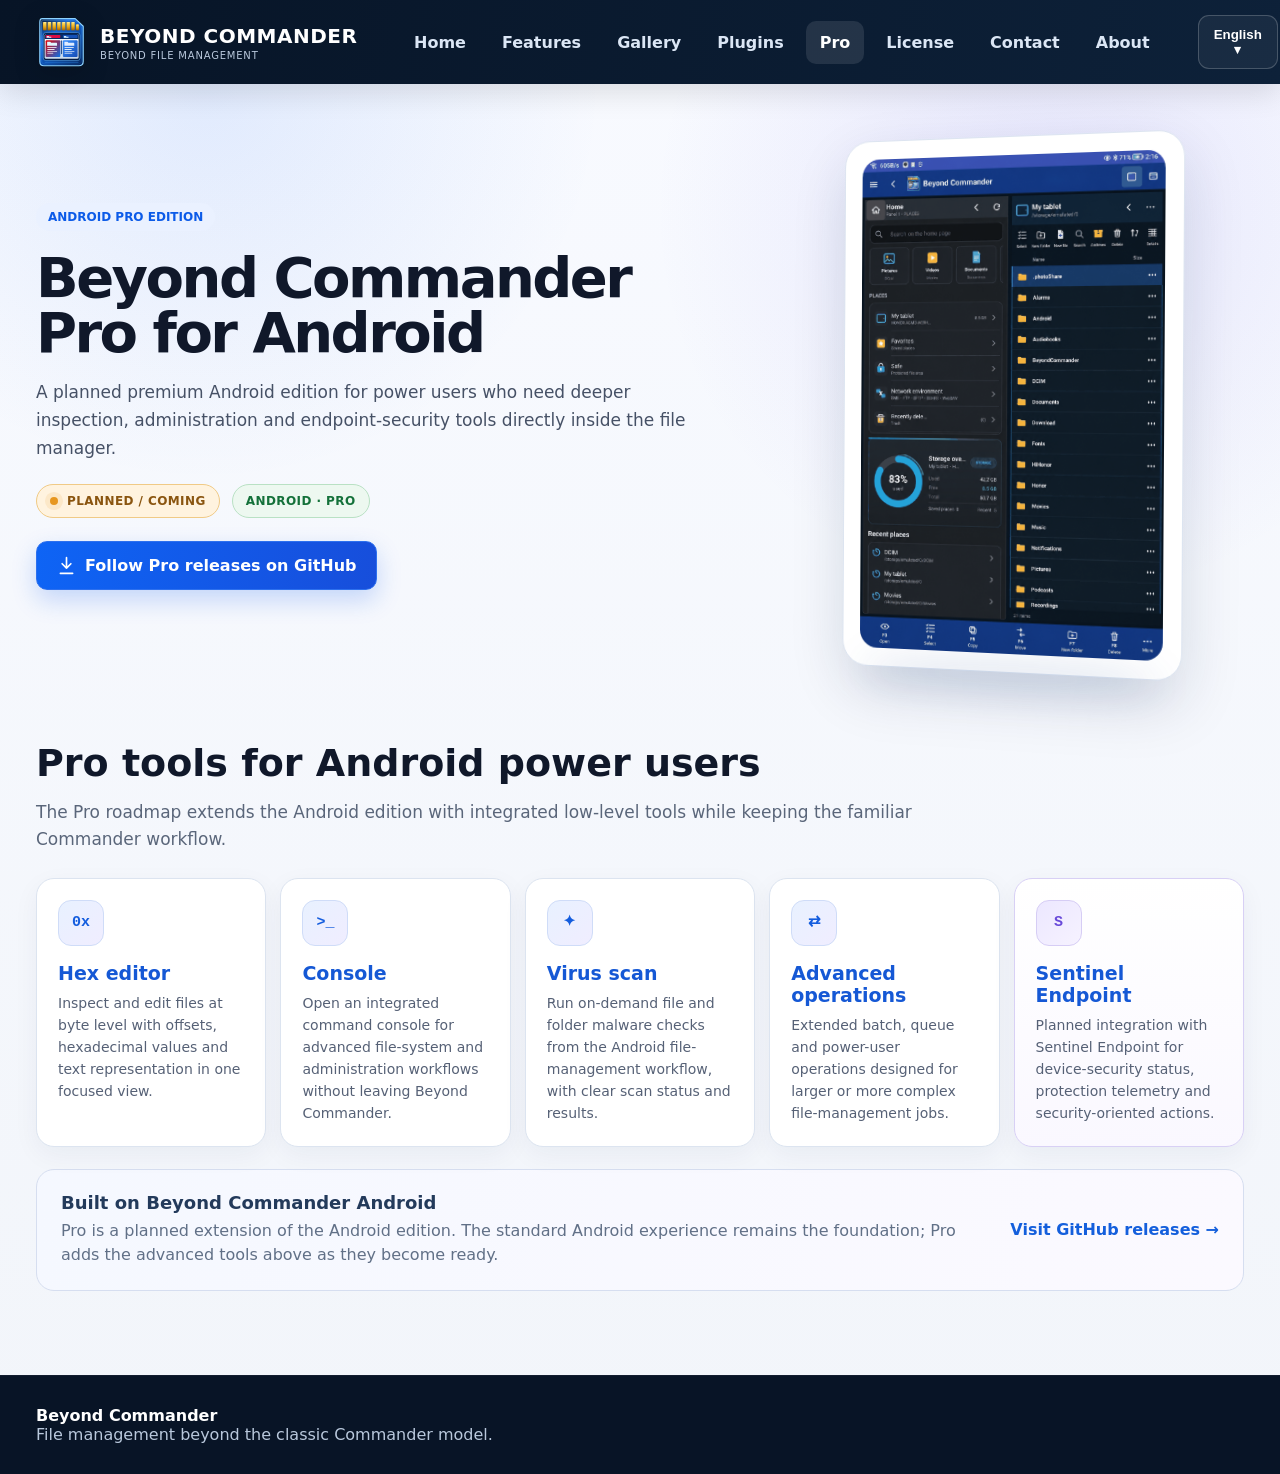
<file: pro.html>
<!DOCTYPE html>

<html lang="en">
<head>
<meta charset="utf-8"/>
<meta content="width=device-width,initial-scale=1" name="viewport"/>
<title>Beyond Commander Pro for Android</title>
<link href="assets/site.css" rel="stylesheet"/>
<meta content="Beyond Commander Pro is a planned Android edition with Hex editor, console, virus scan, advanced operations and Sentinel Endpoint integration." name="description"/>
<meta content="index, follow, max-image-preview:large, max-snippet:-1, max-video-preview:-1" name="robots"/>
<link href="https://beyond-commander.github.io/pro.html" rel="canonical"/>
<meta content="website" property="og:type"/>
<meta content="Beyond Commander" property="og:site_name"/>
<meta content="Beyond Commander Pro for Android" property="og:title"/>
<meta content="Beyond Commander Pro is a planned Android edition with Hex editor, console, virus scan, advanced operations and Sentinel Endpoint integration." property="og:description"/>
<meta content="https://beyond-commander.github.io/pro.html" property="og:url"/>
<meta content="https://beyond-commander.github.io/assets/beyond-commander-social.png" property="og:image"/>
<meta content="https://beyond-commander.github.io/assets/beyond-commander-social.png" property="og:image:secure_url"/>
<meta content="image/png" property="og:image:type"/>
<meta content="1200" property="og:image:width"/>
<meta content="630" property="og:image:height"/>
<meta content="Beyond Commander multi-platform dual-pane file manager" property="og:image:alt"/>
<meta content="summary_large_image" name="twitter:card"/>
<meta content="Beyond Commander Pro for Android" name="twitter:title"/>
<meta content="Beyond Commander Pro is a planned Android edition with Hex editor, console, virus scan, advanced operations and Sentinel Endpoint integration." name="twitter:description"/>
<meta content="https://beyond-commander.github.io/assets/beyond-commander-social.png" name="twitter:image"/>
<meta content="Beyond Commander multi-platform dual-pane file manager" name="twitter:image:alt"/>
<link href="assets/favicon.ico" rel="icon" sizes="any"/>
<link href="assets/bc2.svg" rel="icon" type="image/svg+xml"/>
<link href="assets/apple-touch-icon.png" rel="apple-touch-icon"/>
</head>
<body data-title-i18n="titlePro">
<div id="nav"><header class="site-header"><div class="wrap navbar"><a class="brand" href="index.html"><img alt="Beyond Commander" class="brand-logo" src="assets/bc2.svg"/><span><strong>BEYOND COMMANDER</strong><small data-i18n="tagline">Beyond file management</small></span></a><nav aria-label="Primary navigation" class="navlinks"><a data-i18n="home" href="index.html">Home</a><a data-i18n="features" href="features.html">Features</a><a data-i18n="gallery" href="gallery.html">Gallery</a><a data-i18n="plugins" href="plugins.html">Plugins</a><a class="active" data-i18n="pro" href="pro.html">Pro</a><a data-i18n="license" href="license.html">License</a><a data-i18n="support" href="support.html">Contact</a><a data-i18n="about" href="about.html">About</a></nav><div class="lang"><button aria-label="Choose language" data-lang-label="">English ▾</button><div class="lang-menu"><button onclick="setLang('en')" type="button">English</button><button onclick="setLang('hu')" type="button">Magyar</button><button onclick="setLang('de')" type="button">Deutsch</button></div></div></div></header></div>
<main>
<section class="page-hero pro-hero">
<div class="wrap pro-hero-grid">
<div>
<span class="eyebrow" data-i18n="proEyebrow">Android Pro edition</span>
<h1 data-i18n="proTitle">Beyond Commander Pro for Android</h1>
<p class="copy pro-lead" data-i18n="proLead">A planned premium Android edition for power users who need deeper inspection, administration and endpoint-security tools directly inside the file manager.</p>
<div class="pro-status-row">
<span class="pro-status"><span aria-hidden="true" class="pro-status-dot"></span><span data-i18n="proStatus">Planned / coming</span></span>
<span aria-label="Android Pro" class="platform pro-android-chip">Android · Pro</span>
</div>
<div class="actions">
<a class="btn primary" href="https://github.com/beyond-commander/beyondcmd.apk/releases" rel="noopener" target="_blank"><svg aria-hidden="true" class="btn-icon" viewbox="0 0 24 24"><path d="M12 3v12M7 10l5 5 5-5M5 21h14"></path></svg><span data-i18n="proFollow">Follow Pro releases on GitHub</span></a>
</div>
</div>
<div aria-hidden="true" class="pro-visual">
<div class="pro-shot-card">
<img alt="Beyond Commander Android tablet screenshot" data-i18n-alt="galleryAndroidTablet1" src="assets/screenshots/Beyond-Commander_Android_Tablet_1.png"/>
</div>
</div>
</div>
</section>
<section class="section pro-section">
<div class="wrap">
<h2 data-i18n="proFeaturesTitle">Pro tools for Android power users</h2>
<p class="section-lead pro-section-lead" data-i18n="proFeaturesLead">The Pro roadmap extends the Android edition with integrated low-level tools while keeping the familiar Commander workflow.</p>
<div class="pro-feature-grid">
<article class="pro-card"><div aria-hidden="true" class="pro-icon">0x</div><h3 data-i18n="proHex">Hex editor</h3><p data-i18n="proHexD">Inspect and edit files at byte level with offsets, hexadecimal values and text representation in one focused view.</p></article>
<article class="pro-card"><div aria-hidden="true" class="pro-icon">&gt;_</div><h3 data-i18n="proConsole">Console</h3><p data-i18n="proConsoleD">Open an integrated command console for advanced file-system and administration workflows without leaving Beyond Commander.</p></article>
<article class="pro-card"><div aria-hidden="true" class="pro-icon">✦</div><h3 data-i18n="proVirus">Virus scan</h3><p data-i18n="proVirusD">Run on-demand file and folder malware checks from the Android file-management workflow, with clear scan status and results.</p></article>
<article class="pro-card"><div aria-hidden="true" class="pro-icon">⇄</div><h3 data-i18n="proOps">Advanced operations</h3><p data-i18n="proOpsD">Extended batch, queue and power-user operations designed for larger or more complex file-management jobs.</p></article>
<article class="pro-card pro-card-sentinel"><div aria-hidden="true" class="pro-icon">S</div><h3 data-i18n="proSentinel">Sentinel Endpoint</h3><p data-i18n="proSentinelD">Planned integration with Sentinel Endpoint for device-security status, protection telemetry and security-oriented actions.</p></article>
</div>
<div class="pro-roadmap-card">
<div>
<strong data-i18n="proRoadmapTitle">Built on Beyond Commander Android</strong>
<p data-i18n="proRoadmapD">Pro is a planned extension of the Android edition. The standard Android experience remains the foundation; Pro adds the advanced tools above as they become ready.</p>
</div>
<a class="plugin-link" href="https://github.com/beyond-commander/beyondcmd.apk/releases" rel="noopener" target="_blank"><span data-i18n="githubVisit">Visit GitHub releases</span> →</a>
</div>
</div>
</section>
</main>
<div id="foot"><footer class="footer"><div class="wrap"><strong>Beyond Commander</strong><div data-i18n="footerTagline">File management beyond the classic Commander model.</div></div></footer></div>
<script src="assets/site.js"></script>

</body>
</html>
</file>
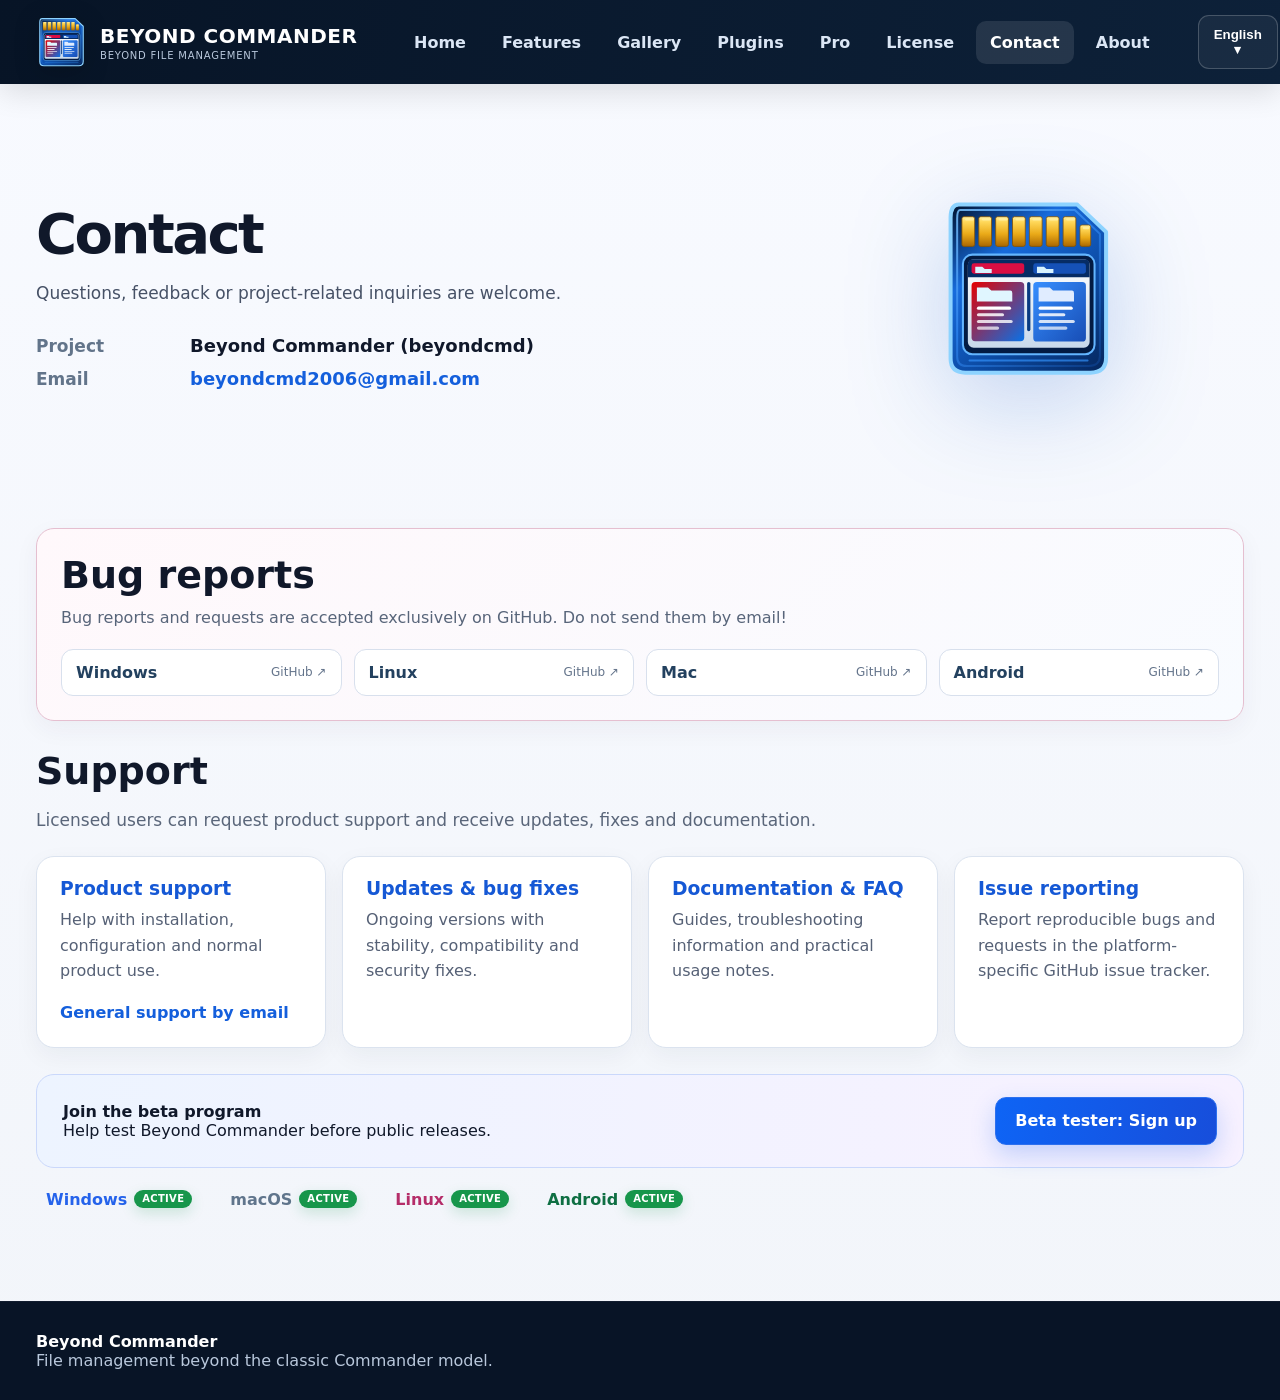
<file: support.html>
<!DOCTYPE html>

<html lang="en">
<head>
<meta charset="utf-8"/>
<meta content="width=device-width,initial-scale=1" name="viewport"/>
<title>Support &amp; Contact — Beyond Commander</title>
<meta content="Beyond Commander support and contact information, beta testing and platform-specific GitHub bug-report links." name="description"/>
<link href="https://beyond-commander.github.io/support.html" rel="canonical"/>
<link href="assets/favicon.ico" rel="icon" sizes="any"/><link href="assets/bc2.svg" rel="icon" type="image/svg+xml"/><link href="assets/apple-touch-icon.png" rel="apple-touch-icon"/><link href="assets/site.css" rel="stylesheet"/>
<meta content="index, follow, max-image-preview:large, max-snippet:-1, max-video-preview:-1" name="robots"/><meta content="website" property="og:type"/><meta content="Beyond Commander" property="og:site_name"/><meta content="Support &amp; Contact — Beyond Commander" property="og:title"/><meta content="Beyond Commander support and contact information, beta testing and platform-specific GitHub bug-report links." property="og:description"/><meta content="https://beyond-commander.github.io/support.html" property="og:url"/><meta content="https://beyond-commander.github.io/assets/beyond-commander-social.png" property="og:image"/><meta content="https://beyond-commander.github.io/assets/beyond-commander-social.png" property="og:image:secure_url"/><meta content="image/png" property="og:image:type"/><meta content="1200" property="og:image:width"/><meta content="630" property="og:image:height"/><meta content="Beyond Commander multi-platform dual-pane file manager" property="og:image:alt"/><meta content="summary_large_image" name="twitter:card"/><meta content="Support &amp; Contact — Beyond Commander" name="twitter:title"/><meta content="Beyond Commander support and contact information, beta testing and platform-specific GitHub bug-report links." name="twitter:description"/><meta content="https://beyond-commander.github.io/assets/beyond-commander-social.png" name="twitter:image"/><meta content="Beyond Commander multi-platform dual-pane file manager" name="twitter:image:alt"/></head>
<body data-title-i18n="titleSupport">
<div id="nav"><header class="site-header"><div class="wrap navbar"><a class="brand" href="index.html"><img alt="Beyond Commander" class="brand-logo" src="assets/bc2.svg"/><span><strong>BEYOND COMMANDER</strong><small data-i18n="tagline">Beyond file management</small></span></a><nav aria-label="Primary navigation" class="navlinks"><a data-i18n="home" href="index.html">Home</a><a data-i18n="features" href="features.html">Features</a><a data-i18n="gallery" href="gallery.html">Gallery</a><a data-i18n="plugins" href="plugins.html">Plugins</a><a data-i18n="pro" href="pro.html">Pro</a><a data-i18n="license" href="license.html">License</a><a class="active" data-i18n="support" href="support.html">Contact</a><a data-i18n="about" href="about.html">About</a></nav><div class="lang"><button aria-label="Choose language" data-lang-label="">English ▾</button><div class="lang-menu"><button onclick="setLang('en')" type="button">English</button><button onclick="setLang('hu')" type="button">Magyar</button><button onclick="setLang('de')" type="button">Deutsch</button></div></div></div></header></div>
<main>
<section class="page-hero contact-hero">
<div class="wrap contact-hero-grid">
<div class="contact-copy">
<h1 data-i18n="contactTitle">Contact</h1>
<p class="copy" data-i18n="contactLead">Questions, feedback or project-related inquiries are welcome.</p>
<div class="contact-details">
<div class="contact-line"><span data-i18n="contactProject">Project</span><strong>Beyond Commander (beyondcmd)</strong></div>
<div class="contact-line"><span data-i18n="contactEmail">Email</span><a class="plugin-link protected-email" data-contact-email-link="" href="#">JavaScript required</a></div>
</div>
</div>
<div class="contact-logo-panel">
<img alt="Beyond Commander" src="assets/bc2.svg"/>
</div>
</div>
</section>
<section class="section">
<div class="wrap">
<section class="bug-report-card"><h2 data-i18n="bugReportsTitle">Bug reports</h2><p data-i18n="bugReportsLead">Bug reports and requests are accepted exclusively on GitHub. Do not send them by email!</p><div class="bug-report-links"><a href="https://github.com/beyond-commander/beyondcmd.win/issues" rel="noopener" target="_blank"><strong data-i18n="bugReportsWindows">Windows</strong><span>GitHub ↗</span></a><a href="https://github.com/beyond-commander/beyondcmd" rel="noopener" target="_blank"><strong data-i18n="bugReportsLinux">Linux</strong><span>GitHub ↗</span></a><a href="https://github.com/beyond-commander/beyondcmd.app/issues" rel="noopener" target="_blank"><strong data-i18n="bugReportsMac">Mac</strong><span>GitHub ↗</span></a><a href="https://github.com/beyond-commander/beyondcmd.apk/issues" rel="noopener" target="_blank"><strong data-i18n="bugReportsAndroid">Android</strong><span>GitHub ↗</span></a></div></section><h2 class="section-title" data-i18n="supportTitle">Support</h2>
<p class="section-lead" data-i18n="supportLead">Licensed users can request product support and receive updates, fixes and documentation.</p>
<div class="support-grid">
<div class="card"><h3 data-i18n="s1">Product support</h3><p data-i18n="s1d">Help with installation, configuration and normal product use.</p><p style="margin-top:16px"><a class="plugin-link" data-i18n="emailSupport" data-support-email="">General support by email</a></p></div>
<div class="card"><h3 data-i18n="s2">Updates &amp; bug fixes</h3><p data-i18n="s2d">Ongoing versions with stability, compatibility and security fixes.</p></div>
<div class="card"><h3 data-i18n="s3">Documentation &amp; FAQ</h3><p data-i18n="s3d">Guides, troubleshooting information and practical usage notes.</p></div>
<div class="card"><h3 data-i18n="s4">Issue reporting</h3><p data-i18n="s4d">Report reproducible bugs and requests in the platform-specific GitHub issue tracker.</p></div>
</div>
<div class="cta-strip"><div><strong data-i18n="betaJoin">Join the beta program</strong><div data-i18n="betaJoinD">Help test Beyond Commander before public releases.</div></div><a class="btn primary" data-beta="" data-i18n="beta" href="https://github.com/beyond-commander/beyondcmd/wiki/Beta-Testers" rel="noopener" target="_blank">Beta tester: Sign up</a></div>
<div class="platforms platform-downloads"><a class="platform platform-download windows" href="https://github.com/beyond-commander/beyondcmd.win/releases" rel="noopener" target="_blank"><span>Windows</span><span class="platform-inline-status" data-i18n="active">Active</span></a><a class="platform platform-download macos" href="https://github.com/beyond-commander/beyondcmd.app/releases" rel="noopener" target="_blank"><span>macOS</span><span class="platform-inline-status" data-i18n="active">Active</span></a><a class="platform platform-download linux" href="https://github.com/beyond-commander/beyondcmd/releases" rel="noopener" target="_blank"><span>Linux</span><span class="platform-inline-status" data-i18n="active">Active</span></a><a class="platform platform-download android" href="https://github.com/beyond-commander/beyondcmd.apk/releases" rel="noopener" target="_blank"><span>Android</span><span class="platform-inline-status" data-i18n="active">Active</span></a></div>
</div>
</section>
</main>
<div id="foot"><footer class="footer"><div class="wrap"><strong>Beyond Commander</strong><div data-i18n="footerTagline">File management beyond the classic Commander model.</div></div></footer></div>
<script src="assets/site.js"></script>

</body>
</html>
</file>
<file: assets/site.css>
:root{--bg:#f5f7fb;--paper:#fff;--ink:#10182a;--muted:#667085;--line:#dce4f0;--blue:#1462f3;--header:#071426;--header2:#0d2139;--red:#d92332;--shadow:0 20px 50px rgba(20,38,75,.14)}
*{box-sizing:border-box}body{margin:0;font-family:Inter,system-ui,-apple-system,"Segoe UI",Roboto,Arial,sans-serif;background:linear-gradient(#f8faff,#f2f5fa);color:var(--ink)}a{color:inherit}.wrap{width:min(1460px,calc(100% - 48px));margin:auto}.site-header{position:sticky;top:0;z-index:50;background:linear-gradient(100deg,var(--header),var(--header2));box-shadow:0 8px 30px rgba(0,0,0,.12)}.navbar{min-height:82px;display:flex;align-items:center;gap:34px}.brand{display:flex;align-items:center;gap:12px;text-decoration:none;color:#fff;min-width:290px}.brandmark{width:46px;height:46px;border-radius:12px;display:grid;place-items:center;background:linear-gradient(135deg,#0c70ff,#7e4eff);font-weight:900}.brand strong{display:block;font-size:20px}.brand small{display:block;color:#b8c6da;text-transform:uppercase;font-size:11px;letter-spacing:.08em}.navlinks{display:flex;gap:8px;align-items:center;justify-content:center;flex:1}.navlinks a,.navlinks span{padding:12px 14px;text-decoration:none;color:#dbe6f5;font-weight:750;border-radius:10px;white-space:nowrap}.navlinks a:hover,.navlinks a.active{background:rgba(255,255,255,.1);color:#fff}.navlinks .disabled{opacity:.35;cursor:not-allowed}.lang{position:relative}.lang>button{border:1px solid rgba(255,255,255,.2);background:rgba(255,255,255,.05);color:#fff;border-radius:11px;padding:11px 15px;font-weight:700;cursor:pointer}.lang-menu{display:none;position:absolute;right:0;top:48px;background:#fff;border:1px solid var(--line);border-radius:12px;box-shadow:var(--shadow);padding:7px;min-width:150px}.lang-menu.open{display:block}.lang-menu button{display:block;width:100%;border:0;background:transparent;padding:10px;text-align:left;cursor:pointer}.split{display:grid;grid-template-columns:.85fr 1.15fr;gap:38px;align-items:center}.eyebrow{display:inline-flex;padding:7px 12px;border-radius:999px;background:#eaf1ff;color:#0c5be8;font-size:12px;font-weight:900;text-transform:uppercase}.page-hero h1{font-size:clamp(48px,5vw,76px);line-height:.98;margin:20px 0 10px;letter-spacing:-.045em}.page-hero h1{font-size:56px}.gradient{background:linear-gradient(90deg,#0a63f4,#6754ee);-webkit-background-clip:text;background-clip:text;color:transparent}.lead{font-size:22px;font-weight:850;margin:8px 0 16px}.copy{font-size:17px;line-height:1.65;color:#465166;max-width:680px}.actions{display:flex;gap:14px;flex-wrap:wrap;margin:24px 0 16px}.btn{display:inline-flex;align-items:center;justify-content:center;gap:8px;padding:13px 19px;border-radius:11px;border:1px solid #2d70ee;background:#fff;color:#1259d8;text-decoration:none;font-weight:850}.btn.primary{background:linear-gradient(100deg,#0e64f5,#174edb);color:#fff;box-shadow:0 10px 25px rgba(19,93,235,.22)}.micro-row{display:flex;gap:12px;flex-wrap:wrap}.micro-card{background:#fff;border:1px solid var(--line);border-radius:14px;padding:12px 16px;min-width:220px}.micro-card strong{display:block;color:#1459d9;font-size:19px}.micro-card small{color:var(--muted)}.platforms{display:flex;align-items:center;gap:20px;flex-wrap:wrap;margin-top:14px}.platform{display:flex;gap:7px;align-items:center;font-weight:800}.platform.future{color:#9da5b1}.badge-coming{font-size:10px;padding:3px 7px;background:var(--red);color:#fff;border-radius:999px;font-weight:900;text-transform:uppercase}.section{padding:40px 0}.section h2{font-size:38px;margin:0 0 14px}.grid{display:grid;grid-template-columns:repeat(3,1fr);gap:18px;margin-top:22px}.card,.preview-box{background:#fff;border:1px solid var(--line);border-radius:18px;padding:22px;box-shadow:0 8px 26px rgba(23,46,86,.05)}.card h3{margin:0 0 8px;color:#1558d5}.card p{margin:0;color:#566176;line-height:1.6}.feature-grid{display:grid;grid-template-columns:repeat(4,1fr);gap:14px}.feature{background:#fff;border:1px solid var(--line);border-radius:15px;padding:18px}.feature b{display:block;color:#145ddd;margin-bottom:5px}.feature small{color:#626d80;line-height:1.45}.page-hero{padding:44px 0 22px}.table-wrap{overflow:auto;background:#fff;border:1px solid var(--line);border-radius:16px}table{border-collapse:collapse;width:100%;min-width:820px}th,td{padding:14px;border-bottom:1px solid var(--line);text-align:left}th{background:#f4f7fb}.ok{color:#16a34a;font-weight:900}.partial{color:#d97706;font-weight:900}.plugin-link{font-weight:850;color:#145fdc;text-decoration:none}.plugin-link:hover{text-decoration:underline}.note{padding:16px 18px;border-radius:14px;background:#eef4ff;border:1px solid #cddcff;color:#335274}.price-box{font-size:56px;font-weight:950;color:#165fe6}.price-box small{font-size:20px}.checks{display:grid;gap:12px}.check{padding:15px 17px;background:#fff;border:1px solid var(--line);border-radius:13px}.check strong{display:block;color:#155ad7;margin-bottom:4px}.support-grid{display:grid;grid-template-columns:repeat(4,1fr);gap:16px}.cta-strip{display:flex;justify-content:space-between;align-items:center;gap:20px;background:linear-gradient(95deg,#edf4ff,#f7f1ff);border:1px solid #cad8fb;border-radius:18px;padding:22px 26px;margin-top:26px}.footer{margin-top:40px;background:#081426;color:#b9c8dc;padding:30px 0}.footer strong{color:#fff}@media(max-width:1050px){.split{grid-template-columns:1fr}.grid,.feature-grid,.support-grid{grid-template-columns:repeat(2,1fr)}.navlinks{display:none}.brand{min-width:0}}@media(max-width:650px){.wrap{width:min(100% - 24px,1460px)}.grid,.feature-grid,.support-grid{grid-template-columns:1fr}.navbar{gap:10px}.brand small{display:none}}

.platform.active{color:#111827}
.platform-active-badge{
  display:inline-flex;align-items:center;gap:7px;
  padding:5px 10px;border-radius:999px;
  background:#159447;color:#fff;font-weight:900;line-height:1;
  box-shadow:0 5px 14px rgba(21,148,71,.20)
}
.platform-active-badge .os-ico{filter:none}

/* Match the agreed landing-page composition more closely */

.micro-row{display:grid;grid-template-columns:repeat(2,minmax(0,1fr));max-width:560px}
.micro-card{min-width:0}
@media(max-width:1050px){
  
  .micro-row{grid-template-columns:repeat(2,minmax(0,1fr))}
}
@media(max-width:650px){
  .micro-row{grid-template-columns:1fr}
}

.wrap{
  width:min(1540px,calc(100% - 56px));
}

.navbar{
  min-height:84px;
}

.brand{
  min-width:330px;
  gap:14px;
}

.brand-logo{
  width:50px;
  height:50px;
  object-fit:contain;
  flex:0 0 auto;
  filter:drop-shadow(0 5px 12px rgba(0,0,0,.18));
}

.brand > span strong{
  display:block;
  font-size:20px;
  letter-spacing:.025em;
}

.brand > span small{
  display:block;
  color:#b9c8dc;
  font-size:10px;
  letter-spacing:.08em;
  text-transform:uppercase;
  margin-top:2px;
}

.actions{
  gap:14px;
  margin-top:23px;
}

.btn{
  min-height:48px;
  padding:13px 19px;
}

.btn-icon{
  width:21px;
  height:21px;
  fill:none;
  stroke:currentColor;
  stroke-width:1.9;
  stroke-linecap:round;
  stroke-linejoin:round;
  flex:0 0 auto;
}

.micro-row{
  display:grid;
  grid-template-columns:1fr 1fr;
  gap:12px;
  max-width:590px;
  margin-top:12px;
}

.micro-card{
  min-height:76px;
  padding:13px 15px;
}

.micro-card-icon{
  display:flex;
  align-items:center;
  gap:13px;
}

.card-icon{
  width:29px;
  height:29px;
  fill:none;
  stroke:#1462f3;
  stroke-width:1.8;
  stroke-linecap:round;
  stroke-linejoin:round;
  flex:0 0 auto;
}

.micro-card strong{
  font-size:18px;
}

.micro-card small{
  display:block;
  margin-top:3px;
  line-height:1.35;
}

/* Four platform names stay on one desktop row. */
.hero-platforms{
  display:flex;
  flex-wrap:nowrap !important;
  gap:14px !important;
  white-space:nowrap;
  max-width:650px;
  margin-top:13px;
}

.hero-platforms .platform{
  gap:6px;
  font-size:13px;
}

.hero-platforms .badge-coming{
  font-size:9px;
  padding:3px 6px;
}

/* Larger, clearly separated perspective stack. */

.bc-drives{
  display:grid;
  grid-template-columns:1fr 1fr;
  border-bottom:1px solid var(--wline);
  background:var(--bar);
}

.bc-status{
  display:grid;
  grid-template-columns:1fr 1fr;
  background:var(--bar);
  border-top:1px solid var(--wline);
  font-size:9px;
  opacity:.8;
}

.bc-status span{
  padding:4px 8px;
  border-right:1px solid var(--wline);
}

.bc-status span:last-child{
  border-right:0;
}

/* Keep the green active state visually distinct from the red future badges. */
.platform-active-badge{
  padding:5px 10px;
  background:#159447;
  color:#fff;
}

/* Make the first feature row visually closer to the approved cards. */
.section{
  padding:34px 0 42px;
}

.grid{
  gap:15px;
  margin-top:18px;
}

.card{
  padding:21px 23px;
}

/* Responsive: only smaller layouts may wrap the platform row. */
@media(max-width:1250px){
  
  .hero-platforms{
    gap:9px !important;
  }
  .hero-platforms .platform{
    font-size:12px;
  }
}

@media(max-width:1050px){

  .hero-platforms{
    flex-wrap:wrap !important;
  }
}

@media(max-width:650px){
  .brand{
    min-width:0;
  }
  .brand-logo{
    width:42px;
    height:42px;
  }
  .micro-row{
    grid-template-columns:1fr;
  }

}

.home-feature-grid{
  grid-template-columns:repeat(3,1fr);
  gap:16px;
  margin-top:14px;
}

.home-card{
  display:grid;
  grid-template-columns:68px 1fr;
  align-items:start;
  gap:12px;
  min-height:136px;
  padding:22px 24px 20px;
  border-radius:18px;
  box-shadow:0 8px 26px rgba(22,42,82,.06);
}

.home-card-ico{
  width:52px;
  height:52px;
  display:grid;
  place-items:center;
  color:#1a63f3;
}

.home-card-icon{
  width:46px;
  height:46px;
  display:block;
}

.home-card h3{
  margin:0 0 10px;
  color:#155ad7;
  font-size:17px;
  line-height:1.15;
}

.home-card p{
  margin:0;
  color:#596579;
  line-height:1.55;
  font-size:15px;
}

.home-card p .plugin-link{
  font-weight:900;
}

.section{
  padding:30px 0 44px;
}

.grid{
  gap:16px;
}

.card{
  border:1px solid #dbe3ef;
  box-shadow:0 8px 24px rgba(19,33,68,.05);
}

@media(max-width:1050px){
  .home-feature-grid{
    grid-template-columns:repeat(2,1fr);
  }
}

@media(max-width:650px){
  .home-feature-grid{
    grid-template-columns:1fr;
  }
  .home-card{
    grid-template-columns:58px 1fr;
    min-height:0;
    padding:18px 18px 17px;
  }
  .home-card-icon{
    width:40px;
    height:40px;
  }
}

@media(min-width:1181px){
  .wrap{width:min(1680px,calc(100% - 72px));}

  .platforms.hero-platforms{flex-wrap:nowrap!important;gap:16px!important;max-width:720px;}
  .home-feature-grid{grid-template-columns:repeat(3,1fr);gap:18px;}
  .home-card{grid-template-columns:72px 1fr;min-height:140px;padding:22px 24px;}
  .home-card-ico{width:58px;height:58px;}
  .home-card-icon{width:49px;height:49px;}
}

/* Wider stage, with the app mock occupying more of the right half */

/* Reverse the perspective direction: the stack now fans to the LEFT. */

/* Real BC-like skin */

.bc-tabs{
  min-height:31px;
  display:flex;
  align-items:flex-end;
  gap:6px;
  padding:4px 10px 3px;
  background:var(--bar);
  border-bottom:1px solid var(--wline);
}

.app-tab{
  display:inline-flex;
  align-items:center;
  gap:6px;
  height:22px;
  padding:0 10px;
  border:1px solid var(--wline);
  background:#dadfe3;
  border-radius:2px;
  font-size:10px;
  white-space:nowrap;
}
.app-tab::before{
  content:"▣";
  color:#5b83a8;
  font-size:9px;
}
.app-tab.active{
  background:#d7edf9;
  border-color:#7fa9ca;
  font-weight:700;
}

.bc-workarea{
  display:grid;
  grid-template-columns:1fr 1fr;
  gap:0;
  flex:1 1 auto;
}

.panel-drive{
  height:29px;
  display:grid;
  grid-template-columns:auto auto 1fr;
  align-items:center;
  gap:10px;
  padding:0 8px;
  background:#ededed;
  border-bottom:1px solid var(--wline);
  font-size:10px;
}

.drive-sel{
  display:inline-flex;
  align-items:center;
  min-width:56px;
  height:18px;
  padding:0 8px;
  border:1px solid #8b949b;
  background:#f6f6f6;
}

.bc-bottom-strip{
  height:24px;
  display:grid;
  grid-template-columns:1fr auto auto auto;
  align-items:center;
  gap:8px;
  padding:0 8px;
  background:#efefef;
  border-top:1px solid var(--wline);
  font-size:10px;
}

/* Make the hero match the approved card section proportions more closely. */

@media(max-width:760px){

  .bc-tabs{display:none}

}

/* Keep the application preview on the right and prevent overlap with left content. */

/* Cards now cascade downwards to the RIGHT, not into the content block. */

/* Window theme closer to the actual Beyond Commander screenshot. */

.bc-appicon{
  width:16px;
  height:16px;
  border-radius:3px;
  background:linear-gradient(180deg,#6ea9ff,#355dd8);
  box-shadow:inset 0 0 0 1px rgba(255,255,255,.35);
}

.bc-tabs{
  min-height:31px;
  display:flex;
  align-items:flex-end;
  gap:6px;
  padding:3px 9px;
  background:var(--bar);
  border-bottom:1px solid var(--wline);
}
.app-tab{
  display:inline-flex;
  align-items:center;
  gap:5px;
  height:22px;
  padding:0 10px;
  border:1px solid var(--wline);
  border-radius:2px;
  background:var(--tab);
  font-size:10px;
}
.app-tab::before{
  content:"▣";
  color:#5a86ae;
  font-size:9px;
}
.app-tab.active{
  background:#d9edf9;
  border-color:#7ea9cb;
  font-weight:700;
}

.panel-drive{
  height:28px;
  display:grid;
  grid-template-columns:auto auto 1fr;
  gap:9px;
  align-items:center;
  padding:0 8px;
  background:#efefef;
  border-bottom:1px solid var(--wline);
  font-size:10px;
}

.drive-sel{
  display:inline-flex;
  align-items:center;
  min-width:56px;
  height:18px;
  padding:0 7px;
  border:1px solid #8f979e;
  background:#f8f8f8;
  font-size:10px;
}

.bc-midtools{
  display:flex;
  flex-direction:column;
  align-items:center;
  justify-content:flex-start;
  gap:10px;
  padding-top:70px;
  background:var(--bar);
  border-right:1px solid var(--wline);
  border-left:1px solid var(--wline);
}
.bc-midtools span{
  width:20px;
  height:20px;
  display:grid;
  place-items:center;
  color:#8f6f29;
  font-size:14px;
}

.bc-panel-tools{
  height:27px;
  display:grid;
  grid-template-columns:1fr 1fr;
  align-items:center;
  gap:0;
  background:#efefef;
  border-top:1px solid var(--wline);
  font-size:10px;
}

.bc-panel-tools .left,
.bc-panel-tools .right{
  display:flex;
  align-items:center;
  gap:6px;
  padding:0 8px;
  min-width:0;
}
.bc-panel-tools .left{border-right:1px solid var(--wline)}
.bc-panel-tools .slider{
  width:64px;
  height:3px;
  background:#8ca5bd;
  position:relative;
  border-radius:9px;
}
.bc-panel-tools .slider::after{
  content:"";
  width:10px;
  height:10px;
  border-radius:2px;
  background:#2b90d8;
  position:absolute;
  left:26px;
  top:-3px;
}

.bc-cmdline{
  height:24px;
  display:grid;
  grid-template-columns:120px 1fr;
  align-items:center;
  gap:8px;
  padding:0 8px;
  background:#efefef;
  border-top:1px solid var(--wline);
  font-size:10px;
}

/* Overlay centered inside the main/front app card only. */

/* Slightly lower the feature cards area so the hero has breathing room. */

@media(max-width:760px){

  .bc-tabs{display:none}
  
  .bc-midtools{padding-top:54px;gap:6px}
  .bc-panel-tools,.bc-cmdline{display:none}

}

/* Bottom-to-top cascade: front card sits lower, rear cards rise upward. */

/* Increase file density to better match the supplied screenshot. */

.bc-tabs{
  min-height:29px;
}

.app-tab{
  height:20px;
  font-size:9px;
}

.panel-drive{
  height:24px;
  font-size:9px;
  gap:8px;
}

.drive-sel{
  min-width:50px;
  height:16px;
  font-size:9px;
}

.bc-midtools{
  padding-top:64px;
  gap:8px;
}

.bc-midtools span{
  width:18px;
  height:18px;
  font-size:13px;
}

.bc-panel-tools{
  height:24px;
  font-size:9px;
}

.bc-cmdline{
  height:22px;
  font-size:9px;
}

/* Keep the callout centered within the front card. */

@media(max-width:760px){

  .bc-midtools{padding-top:48px;gap:5px}

}

/* Reveal more of the dark and green theme cards behind the front window. */

/* Make the file area visually denser, closer to the supplied BC screenshot. */

.bc-tabs{
  min-height:27px;
  padding:2px 9px;
}

.app-tab{
  height:18px;
  font-size:8px;
  padding:0 8px;
}

.panel-drive{
  height:22px;
  font-size:8px;
  gap:7px;
}

.drive-sel{
  min-width:46px;
  height:15px;
  font-size:8px;
}

.bc-midtools{
  padding-top:58px;
  gap:6px;
}

.bc-midtools span{
  width:16px;
  height:16px;
  font-size:12px;
}

.bc-panel-tools{
  height:22px;
  font-size:8px;
}

.bc-cmdline{
  height:20px;
  font-size:8px;
}

/* Keep the CTA overlay centered within the front card after the geometry changes. */

/* Front light card lower, themed cards rise upward to the right. */

/* Mobile responsive: stack the hero, keep app cards usable and horizontal. */

/* Desktop proportions tuned to the approved screenshot. */

/* Tablet and mobile: keep the image fully visible and the blue CTA readable. */

/* Tablet/mobile: force a real box for the background image so it can never collapse. */

/* Re-enable the blue beta strip as a live overlay above the static image. */

:root{
  --hero-screen-scale:1;
}

/* Screen scaling built in for the hero visual. */
@media(min-width:1700px){:root{--hero-screen-scale:1.06}}
@media(min-width:1400px) and (max-width:1699px){:root{--hero-screen-scale:1.00}}
@media(min-width:1101px) and (max-width:1399px){:root{--hero-screen-scale:.94}}

.platforms-title{
  margin-top:26px;
  font-weight:900;
  color:#4d50f7;
  text-transform:uppercase;
  letter-spacing:.02em;
  font-size:15px;
}

.screenshot-platforms{
  gap:28px;
  margin-top:16px;
  flex-wrap:wrap;
}

.platform-chip{
  display:inline-flex;
  align-items:center;
  gap:10px;
  font-size:18px;
  font-weight:700;
  color:#111827;
}

.platform-chip svg{
  width:34px;
  height:34px;
  display:block;
  flex:0 0 auto;
}
.platform-chip.windows{color:#2563eb}
.platform-chip.macos{color:#0f172a}
.platform-chip.linux{color:#111827}
.platform-chip.android{color:#7dc71d}

/* Hero preview uses 80% visual height and scales with screen width. */

@media(max-width:1100px){
  
  .platforms-title{
    font-size:14px;
  }
  .platform-chip{
    font-size:16px;
  }
  .platform-chip svg{
    width:28px;
    height:28px;
  }
}

@media(max-width:700px){
  .platforms-title{
    margin-top:22px;
    font-size:13px;
  }
  .screenshot-platforms{
    gap:16px 20px;
  }
  .platform-chip{
    font-size:15px;
    gap:8px;
  }
  .platform-chip svg{
    width:24px;
    height:24px;
  }
}

.plugin-widget{
  display:flex;
  justify-content:space-between;
  align-items:center;
  gap:24px;
  margin-top:34px;
  padding:28px 32px;
  border-radius:22px;
  border:1px solid #d8dbff;
  background:linear-gradient(90deg,#edf5ff 0%, #f8f3ff 100%);
  box-shadow:0 16px 36px rgba(69,91,172,.08);
}

.plugin-widget-main{
  display:flex;
  align-items:center;
  gap:18px;
  min-width:0;
}

.plugin-widget-icon{
  width:70px;
  height:70px;
  border-radius:18px;
  display:grid;
  place-items:center;
  color:#2660ef;
  flex:0 0 auto;
}
.plugin-widget-icon svg{
  width:42px;
  height:42px;
}
.plugin-widget-copy h3{
  margin:0 0 7px;
  font-size:20px;
  color:#215be3;
}
.plugin-widget-copy p{
  margin:0;
  color:#4a5870;
  font-size:18px;
  line-height:1.45;
}
.plugin-widget-btn{
  display:inline-flex;
  align-items:center;
  gap:12px;
  flex:0 0 auto;
  padding:16px 28px;
  border-radius:16px;
  border:2px solid #6f7eff;
  color:#2455e6;
  font-weight:900;
  text-decoration:none;
  background:rgba(255,255,255,.55);
}
.plugin-widget-btn svg{
  width:22px;
  height:22px;
}
.plugin-widget-btn:hover{
  background:#ffffff;
}

@media(max-width:900px){
  .plugin-widget{
    flex-direction:column;
    align-items:stretch;
    padding:22px 20px;
  }
  .plugin-widget-main{
    align-items:flex-start;
  }
  .plugin-widget-copy h3{
    font-size:18px;
  }
  .plugin-widget-copy p{
    font-size:15px;
  }
  .plugin-widget-btn{
    justify-content:center;
    width:100%;
  }
}

.screenshot-platforms{
  gap:30px;
  overflow:visible;
}
.platform-chip{
  position:relative;
  padding:10px 22px 10px 0;
}
.status-badge{
  position:absolute;
  top:-12px;
  right:-8px;
  display:inline-flex;
  align-items:center;
  justify-content:center;
  min-width:58px;
  padding:4px 8px;
  border-radius:999px;
  font-size:11px;
  line-height:1;
  font-weight:900;
  text-transform:uppercase;
  color:#fff;
  letter-spacing:.03em;
  box-shadow:0 10px 22px rgba(16,24,40,.18);
}
.status-badge.coming{
  background:#eb3c3c;
  transform:rotate(-15deg);
}
.status-badge.active{
  background:#17964b;
  transform:rotate(-12deg);
}

.plugin-widget{
  background:linear-gradient(92deg,#dfeaff 0%,#ece4ff 52%,#e1d7ff 100%);
  border:1px solid #b9c7ff;
  box-shadow:0 18px 46px rgba(66,96,201,.16), inset 0 1px 0 rgba(255,255,255,.75);
}
.plugin-widget-btn{
  background:#ffffff;
  box-shadow:0 10px 26px rgba(77,91,193,.10);
}

/* Replace the previous Hungarian-labelled hero art with an all-English asset. */

/* Scale the ENTIRE left hero column on larger screens, not just the platform row. */

/* Make the remaining Free download widget occupy both former card slots. */
.micro-row.single-download{
  display:block !important;
  width:100%;
  max-width:620px !important;
}
.free-download-wide{
  width:100%;
  min-width:0 !important;
  box-sizing:border-box;
  display:flex;
  align-items:center;
  gap:16px;
}
.free-download-wide > div{
  flex:1 1 auto;
}

/* Keep scaling sane once the layout stacks. */
@media(max-width:1100px){
  
  .micro-row.single-download{max-width:none !important;}
}

/* Keep the hero grid balanced without forcing a huge vertical track. */

}

/* Tablet/mobile: allow the CTA buttons to wrap only where necessary. */

/*
 * Large-screen scaling is now constrained by viewport HEIGHT as well as width.
 * This prevents 1440p/4K screens from inflating the whole page simply because
 * they are very wide.
 */
@media(min-width:1101px){
  .wrap{
    width:min(calc(100% - 48px), 1900px, 138vh) !important;
  }

  .actions .btn{
    font-size:16px !important;
    padding:14px 20px !important;
  }

  .home-card{
    min-height:136px !important;
    padding:22px 24px !important;
  }
  .home-card h3{
    font-size:19px !important;
  }
  .home-card p{
    font-size:15px !important;
  }
  .plugin-widget{
    padding:28px 32px !important;
  }
  .plugin-widget-copy h3{
    font-size:22px !important;
  }
  .plugin-widget-copy p{
    font-size:16px !important;
  }
}

/* Restore and harden the original dark footer. */
#foot{
  display:block !important;
  width:100% !important;
}
.footer{
  display:block !important;
  width:100% !important;
  margin-top:40px !important;
  padding:30px 0 !important;
  background:#081426 !important;
  color:#b9c8dc !important;
  border-top:1px solid rgba(255,255,255,.04);
}
.footer strong{
  color:#fff !important;
}

@media(max-width:700px){
  .footer{
    margin-top:28px !important;
    padding:24px 0 !important;
  }
}

/* ==========================================================================\n   About + Contact pages\n   ========================================================================== */
.about-hero-grid,
.contact-hero-grid{
  display:grid;
  grid-template-columns:minmax(0,1.25fr) minmax(260px,.75fr);
  gap:48px;
  align-items:center;
}
.about-logo-card,
.contact-logo-panel{
  display:flex;
  align-items:center;
  justify-content:center;
  min-height:320px;
}
.about-logo-card img{
  width:min(270px,72%);
  filter:drop-shadow(0 22px 45px rgba(18,89,195,.22));
}
.contact-logo-panel img{
  width:min(180px,41%);
  filter:drop-shadow(0 24px 50px rgba(18,89,195,.24));
}
.about-layout{
  display:grid;
  grid-template-columns:minmax(0,1.5fr) minmax(280px,.5fr);
  gap:28px;
  align-items:start;
}
.about-story{
  padding:34px 38px;
}
.about-story p{
  margin:0 0 22px;
  font-size:17px;
  line-height:1.75;
}
.about-story p:last-of-type{margin-bottom:14px}
.about-signature{
  margin-top:28px;
  font-size:22px;
  font-weight:800;
  letter-spacing:.04em;
}
.about-mission-card{
  position:sticky;
  top:110px;
  display:flex;
  flex-direction:column;
  align-items:center;
  justify-content:center;
  gap:24px;
  min-height:310px;
  padding:32px;
  text-align:center;
  border:1px solid rgba(65,121,196,.18);
  border-radius:24px;
  background:linear-gradient(145deg,rgba(235,247,255,.96),rgba(255,255,255,.98));
  box-shadow:0 18px 50px rgba(28,72,125,.10);
}
.about-mission-logo{width:min(190px,70%)}
.about-mission-card strong{
  max-width:320px;
  font-size:20px;
  line-height:1.45;
}
.contact-copy .copy{max-width:720px}
.contact-details{
  display:grid;
  gap:12px;
  margin-top:28px;
}
.contact-line{
  display:grid;
  grid-template-columns:140px minmax(0,1fr);
  gap:14px;
  align-items:baseline;
  font-size:17px;
}
.contact-line > span{
  color:#62748a;
  font-weight:700;
}
.contact-line strong,
.contact-line a{font-size:18px}
.protected-email{word-break:break-all}
.section-title{
  margin:0 0 10px;
  font-size:clamp(28px,3vw,40px);
}
.section-lead{
  max-width:760px;
  margin:0 0 28px;
  color:#61748c;
  font-size:17px;
  line-height:1.65;
}
@media(max-width:900px){
  .about-hero-grid,
  .contact-hero-grid,
  .about-layout{grid-template-columns:1fr}
  .about-logo-card{display:none}
  .contact-logo-panel{min-height:230px;order:-1}
  .contact-logo-panel img{width:min(120px,30%)}
  .about-mission-card{position:static;min-height:0}
}
@media(max-width:600px){
  .about-story{padding:24px 22px}
  .contact-line{grid-template-columns:1fr;gap:4px}
  .contact-logo-panel{min-height:190px}
  .contact-logo-panel img{width:min(95px,29%)}
}

/* ==========================================================================\n   Screenshot gallery\n   ========================================================================== */
.gallery-hero .copy{max-width:760px}
.gallery-categories{display:grid;gap:42px}
.gallery-category{min-width:0}
.gallery-category-head{display:flex;align-items:center;gap:12px;margin-bottom:16px}
.gallery-category-head h2{margin:0;font-size:clamp(28px,3vw,38px);letter-spacing:-.025em}
.gallery-count{display:inline-grid;place-items:center;min-width:32px;height:28px;padding:0 9px;border-radius:999px;background:#e7efff;color:#155bd8;font-weight:900;font-size:13px}
.gallery-grid{display:grid;grid-template-columns:repeat(3,minmax(0,1fr));gap:18px}
.gallery-item{appearance:none;display:flex;min-width:0;flex-direction:column;gap:0;padding:0;overflow:hidden;text-align:left;background:#fff;border:1px solid var(--line);border-radius:18px;box-shadow:0 8px 26px rgba(23,46,86,.06);cursor:zoom-in;color:var(--ink);transition:transform .18s ease,border-color .18s ease,box-shadow .18s ease}
.gallery-item:hover{transform:translateY(-3px);border-color:#a9c4f5;box-shadow:0 15px 34px rgba(23,70,140,.12)}
.gallery-item:focus-visible{outline:3px solid rgba(21,91,216,.28);outline-offset:3px}
.gallery-item img{display:block;width:100%;height:245px;object-fit:contain;background:linear-gradient(135deg,#e9eef6,#f7f9fc)}
.gallery-item.portrait img{object-fit:contain}
.gallery-item>span{display:block;padding:13px 16px 14px;font-weight:850;color:#34445b}
.gallery-empty{display:flex;align-items:center;gap:18px;min-height:132px;padding:22px 26px;border:1px dashed #bdcbe0;border-radius:18px;background:rgba(255,255,255,.6);color:#66768b}
.gallery-empty img{width:72px;height:72px;opacity:.65}
.gallery-empty p{margin:0;line-height:1.55}
.gallery-source{margin:-8px 0 0;color:#758397;font-size:14px}
body.gallery-modal-open{overflow:hidden}
.gallery-modal[hidden]{display:none}
.gallery-modal{position:fixed;inset:0;z-index:1000;display:grid;place-items:center;padding:5vh 5vw}
.gallery-modal-backdrop{position:absolute;inset:0;background:rgba(5,13,28,.82);backdrop-filter:blur(7px)}
.gallery-modal-panel{position:relative;z-index:1;display:flex;flex-direction:column;align-items:center;justify-content:center;max-width:90vw;max-height:90vh;min-width:0}
.gallery-modal-image{display:block;max-width:90vw;max-height:82vh;width:auto;height:auto;object-fit:contain;border-radius:12px;box-shadow:0 30px 90px rgba(0,0,0,.42);background:#0b1321}
.gallery-modal-caption{max-width:82vw;margin-top:10px;color:#eef5ff;font-weight:800;text-align:center;text-shadow:0 2px 8px rgba(0,0,0,.45)}
.gallery-modal-close{position:absolute;right:0;top:0;transform:translate(12px,-14px);z-index:2;display:inline-flex;align-items:center;gap:7px;min-height:42px;padding:8px 12px;border:1px solid rgba(255,255,255,.34);border-radius:11px;background:#fff;color:#13213a;font:inherit;font-weight:900;cursor:pointer;box-shadow:0 10px 30px rgba(0,0,0,.24)}
.gallery-modal-close span:first-child{font-size:24px;line-height:.8}
.gallery-modal-close:focus-visible{outline:3px solid #6ca5ff;outline-offset:3px}
@media(max-width:1050px){.gallery-grid{grid-template-columns:repeat(2,minmax(0,1fr))}}
@media(max-width:650px){.gallery-grid{grid-template-columns:1fr}.gallery-item img{height:220px}.gallery-modal{padding:5vw}.gallery-modal-panel,.gallery-modal-image{max-width:90vw}.gallery-modal-image{max-height:82vh}.gallery-modal-close{right:4px;top:4px;transform:none}.gallery-close-label{display:none}.gallery-empty{align-items:flex-start}.gallery-empty img{width:56px;height:56px}}
nn/* v25 — index CTA state and download target */n.btn-disabled{n  background:#e5e7eb !important;n  border-color:#cbd1d8 !important;n  color:#8a939f !important;n  box-shadow:none !important;n  cursor:not-allowed !important;n  user-select:none;n}n.free-download-link{n  text-decoration:none;n  cursor:pointer;n  transition:border-color .18s ease, box-shadow .18s ease, transform .18s ease;n}n.free-download-link:focus-visible{n  outline:3px solid rgba(20,89,217,.28);n  outline-offset:3px;n}n@media (hover:hover) and (pointer:fine){n  .free-download-link:hover{n    border-color:#9bb8ef;n    box-shadow:0 10px 24px rgba(20,89,217,.10);n    transform:translateY(-1px);n  }n}nn

/* ==========================================================================
   Platform download selector — active release links
   ========================================================================== */

/* Free download is information only; platform labels below are the links. */
.free-download-info{
  cursor:default;
}

/* Main hero platform selector. */
.platform-chip.windows{color:#2563eb !important;}
.platform-chip.linux{color:#b52d69 !important;}   /* raspberry / magenta-red, not alert red */
.platform-chip.macos{color:#60758c !important;}   /* blue-grey */
.platform-chip.android{color:#0f6f43 !important;} /* darker than the Active badge */

.platform-release-link{
  text-decoration:none;
  border-radius:10px;
  transition:background-color .16s ease, transform .16s ease;
}
.platform-release-link:visited{
  color:inherit;
}
@media (hover:hover) and (pointer:fine){
  .platform-release-link:hover{
    background:rgba(76,94,125,.07);
    transform:translateY(-1px);
  }
}
.platform-release-link:focus-visible{
  outline:3px solid rgba(37,99,235,.24);
  outline-offset:3px;
}

/* Reusable platform strip on inner pages. */
.platform-downloads{
  gap:18px;
}
.platform-download{
  text-decoration:none;
  padding:8px 10px;
  border-radius:10px;
  transition:background-color .16s ease, transform .16s ease;
}
.platform-download.windows{color:#2563eb;}
.platform-download.linux{color:#b52d69;}
.platform-download.macos{color:#60758c;}
.platform-download.android{color:#0f6f43;}

.platform-inline-status{
  display:inline-flex;
  align-items:center;
  justify-content:center;
  padding:4px 8px;
  border-radius:999px;
  background:#17964b;
  color:#fff;
  font-size:10px;
  line-height:1;
  font-weight:900;
  text-transform:uppercase;
  letter-spacing:.03em;
  box-shadow:0 5px 14px rgba(23,150,75,.18);
}

@media (hover:hover) and (pointer:fine){
  .platform-download:hover{
    background:rgba(76,94,125,.07);
    transform:translateY(-1px);
  }
}
.platform-download:focus-visible{
  outline:3px solid rgba(37,99,235,.22);
  outline-offset:2px;
}

/* ==========================================================================
   Current published Features layout
   ========================================================================== */
.features-hero{padding:40px 0 26px}
.features-hero-grid{display:grid;grid-template-columns:minmax(340px,.72fr) minmax(520px,1.28fr);gap:30px;align-items:start}
.features-lead{max-width:620px}
.feature-actions{margin-top:22px}
.hero-image-card{background:#fff;border:1px solid var(--line);border-radius:24px;padding:18px;box-shadow:0 16px 40px rgba(20,38,74,.08)}
.hero-image-card img{width:100%;display:block;border-radius:18px}
.feature-pill-row{display:flex;flex-wrap:wrap;gap:10px;margin-top:18px}
.feature-pill{display:inline-flex;align-items:center;padding:10px 14px;border-radius:999px;border:1px solid #cfd9ea;background:#fff;color:#29415f;font-size:13px;font-weight:700;box-shadow:0 3px 12px rgba(16,33,69,.04)}
.section-tight{padding-top:18px}
.section-lead{max-width:900px;color:#5a667a;line-height:1.62;margin:0 0 22px}
.feature-mini-grid{display:grid;grid-template-columns:repeat(4,1fr);gap:14px}
.mini-card{background:#fff;border:1px solid var(--line);border-radius:18px;padding:18px;box-shadow:0 8px 26px rgba(23,46,86,.05)}
.mini-card strong{display:block;color:#1459d9;font-size:18px;margin-bottom:8px}
.mini-card small{color:#5f6b7d;line-height:1.55;display:block}
.detail-grid{display:grid;grid-template-columns:repeat(2,1fr);gap:18px}
.detail-card{background:#fff;border:1px solid var(--line);border-radius:18px;padding:22px;box-shadow:0 8px 26px rgba(23,46,86,.05)}
.detail-card h3{margin:0 0 12px;color:#1558d5}
.detail-card ul{margin:0;padding-left:20px;color:#566176;line-height:1.62}
.detail-card li+li{margin-top:6px}
.feature-strip{margin-top:28px}

/* ==========================================================================
   Beyond Commander Pro — Android roadmap page
   ========================================================================== */
.pro-hero{padding:52px 0 38px;background:radial-gradient(circle at 82% 20%,rgba(98,84,238,.12),transparent 34%),radial-gradient(circle at 16% 0,rgba(20,98,243,.10),transparent 32%)}
.pro-hero-grid{display:grid;grid-template-columns:minmax(0,1.04fr) minmax(360px,.72fr);gap:58px;align-items:center}
.pro-lead{max-width:790px;font-size:18px}
.pro-status-row{display:flex;align-items:center;gap:12px;flex-wrap:wrap;margin-top:22px}
.pro-status{display:inline-flex;align-items:center;gap:9px;padding:9px 13px;border-radius:999px;background:#fff3df;border:1px solid #f0ca86;color:#8a5510;font-weight:900;font-size:12px;text-transform:uppercase;letter-spacing:.035em}
.pro-status-dot{width:8px;height:8px;border-radius:50%;background:#e79720;box-shadow:0 0 0 5px rgba(231,151,32,.12)}
.pro-android-chip{padding:9px 13px;border-radius:999px;background:#edf8f0;border:1px solid #b9e1c4;color:#14713a;font-size:12px;text-transform:uppercase;letter-spacing:.035em}
.pro-visual{position:relative;perspective:1500px;display:flex;justify-content:center;align-items:flex-start}
.pro-shot-card{position:relative;width:min(100%,350px);padding:18px;background:#fff;border:1px solid var(--line);border-radius:26px;box-shadow:0 24px 60px rgba(17,35,71,.14);transform:rotateY(-14deg) rotateZ(.35deg);transform-origin:center center}
.pro-shot-card::before{content:"";position:absolute;inset:auto 18px -18px 18px;height:28px;background:rgba(27,67,140,.14);filter:blur(18px);border-radius:50%;z-index:0}
.pro-shot-card img{position:relative;z-index:1;width:100%;display:block;border-radius:18px}
.pro-section-lead{max-width:900px}
.pro-feature-grid{display:grid;grid-template-columns:repeat(5,minmax(0,1fr));gap:14px;margin-top:24px}
.pro-card{background:#fff;border:1px solid var(--line);border-radius:18px;padding:21px;box-shadow:0 8px 26px rgba(23,46,86,.05);min-height:245px}
.pro-card h3{color:#1558d5;margin:16px 0 8px;font-size:19px}
.pro-card p{margin:0;color:#566176;line-height:1.58;font-size:14px}
.pro-icon{width:46px;height:46px;border-radius:13px;display:grid;place-items:center;background:linear-gradient(135deg,#e8f1ff,#f0edff);border:1px solid #cfdcf8;color:#145dde;font:900 15px/1 ui-monospace,SFMono-Regular,Consolas,monospace}
.pro-card-sentinel{border-color:#d8d0f5;background:linear-gradient(180deg,#fff,#faf8ff)}
.pro-card-sentinel .pro-icon{background:linear-gradient(135deg,#ece7ff,#f6f2ff);color:#6849d9;border-color:#d6cdf5}
.pro-roadmap-card{display:flex;justify-content:space-between;align-items:center;gap:22px;margin-top:22px;padding:22px 24px;border-radius:18px;border:1px solid #d6def0;background:linear-gradient(100deg,#f5f8ff,#fbf9ff)}
.pro-roadmap-card strong{display:block;font-size:18px;color:#233a5b}
.pro-roadmap-card p{margin:6px 0 0;color:#617087;line-height:1.55}
.pro-roadmap-card .plugin-link{white-space:nowrap}

@media(max-width:1250px){.pro-feature-grid{grid-template-columns:repeat(3,1fr)}}
@media(max-width:1180px){.features-hero-grid{grid-template-columns:1fr}.feature-mini-grid{grid-template-columns:repeat(2,1fr)}}
@media(max-width:900px){.pro-hero-grid{grid-template-columns:1fr}.pro-feature-grid{grid-template-columns:repeat(2,1fr)}.pro-roadmap-card{align-items:flex-start;flex-direction:column}}
@media(max-width:860px){.detail-grid{grid-template-columns:1fr}}
@media(max-width:650px){.feature-mini-grid,.pro-feature-grid{grid-template-columns:1fr}.pro-shot-card{transform:none;padding:12px;border-radius:18px}.hero-image-card{padding:12px;border-radius:18px}}

/* Plugins comparison visual */
.plugins-comparison-card{
  align-self:start;
}
.plugins-comparison-card img{
  width:100%;
  height:auto;
  display:block;
}

/* Contact: GitHub-only bug reports */
.bug-report-card{
  margin:28px 0;
  padding:24px;
  border:1px solid #e5bfd0;
  border-radius:18px;
  background:linear-gradient(135deg,#fff8fb,#f8fbff);
  box-shadow:0 8px 24px rgba(62,42,78,.05);
}
.bug-report-card h2{
  margin:0 0 8px;
}
.bug-report-card p{
  margin:0;
  color:#58657a;
  line-height:1.6;
}
.bug-report-links{
  display:grid;
  grid-template-columns:repeat(4,minmax(0,1fr));
  gap:12px;
  margin-top:18px;
}
.bug-report-links a{
  display:flex;
  align-items:center;
  justify-content:space-between;
  gap:12px;
  min-width:0;
  padding:13px 14px;
  border:1px solid #d8e0ed;
  border-radius:12px;
  background:#fff;
  color:#23415f;
  text-decoration:none;
}
.bug-report-links a span{
  color:#64748b;
  font-size:12px;
}
@media(hover:hover) and (pointer:fine){
  .bug-report-links a:hover{
    border-color:#aabbd4;
    transform:translateY(-1px);
  }
}
@media(max-width:860px){
  .bug-report-links{grid-template-columns:repeat(2,minmax(0,1fr))}
}
@media(max-width:520px){
  .bug-report-links{grid-template-columns:1fr}
}

/* License artwork: direct image, no generated preview container */
.license-main-image{
  display:block;
  width:100%;
  height:auto;
  margin-top:22px;
  border-radius:18px;
  box-shadow:0 12px 32px rgba(23,46,86,.10);
}

/* License page image size fix */
.license-main-image{
  max-width:760px;
  width:min(100%, 760px);
  height:auto;
  display:block;
  margin:22px auto 0;
  border-radius:18px;
  box-shadow:0 12px 32px rgba(23,46,86,.10);
}

/* Platform chips: full visible button is clickable */
.platform-chip.platform-release-link{
  display:inline-flex;
  align-items:center;
  gap:8px;
  cursor:pointer;
  text-decoration:none;
}
.platform-chip.platform-release-link > *{
  pointer-events:none;
}

/* Beyond Commander 0.7.0 feature highlights */
.section-v070{
  padding-top:22px;
}
.v070-grid{
  grid-template-columns:repeat(2,minmax(0,1fr));
}
.v070-card p{
  margin:0;
  color:#566176;
  line-height:1.62;
}
@media(max-width:860px){
  .v070-grid{grid-template-columns:1fr}
}

/* Homepage hero final balance */

/* ==========================================================================
   Canonical homepage hero layout
   Single source of truth for desktop, tablet and mobile sizing.
   ========================================================================== */

.hero{
  padding:42px 0 20px;
  overflow:hidden;
}

.hero-grid{
  display:grid;
  grid-template-columns:minmax(520px,.78fr) minmax(0,1.22fr);
  gap:32px;
  align-items:start;
}

.hero-left{
  min-width:0;
}

.hero h1{
  font-size:clamp(48px,5vw,76px);
  line-height:.98;
  margin:20px 0 10px;
  letter-spacing:-.045em;
}

.hero-left .actions{
  display:flex;
  align-items:center;
  gap:14px;
  flex-wrap:nowrap;
}

.hero-left .platforms-title{
  margin-top:26px;
}

.deck{
  min-width:0;
  height:auto;
  display:flex;
  align-items:flex-start;
  justify-content:flex-start;
}

.hero-shot-wrap{
  position:relative;
  width:120%;
  max-width:1180px;
  margin-left:-3%;
}

.hero-shot{
  display:block;
  width:100%;
  height:auto;
  object-fit:contain;
}

.hero-shot-overlay{
  position:absolute;
  left:18%;
  right:14%;
  padding:15px 18px;
  border-radius:12px;
  background:rgba(25,103,241,.94);
  color:#fff;
  text-align:center;
  font-weight:900;
  font-size:clamp(19px,1.45vw,31px);
  line-height:1.12;
  box-shadow:0 14px 28px rgba(20,82,190,.26);
}

@media(max-width:1100px){
  .hero{
    padding:38px 0 24px;
    overflow:visible;
  }

  .hero-grid{
    grid-template-columns:1fr;
    gap:24px;
  }

  .hero-left .actions{
    flex-wrap:wrap;
  }

  .deck{
    margin-top:8px;
  }

  .hero-shot-wrap{
    width:min(100%,980px);
    max-width:980px;
    margin:0 auto;
  }

  .hero-shot-overlay{
    left:13%;
    right:13%;
    bottom:12%;
    font-size:clamp(16px,3vw,26px);
  }
}

@media(max-width:700px){
  .hero{
    padding:28px 0 20px;
  }

  .hero h1{
    font-size:clamp(42px,13vw,60px);
  }

  .hero-grid{
    gap:18px;
  }

  .hero-shot-overlay{
    left:10%;
    right:10%;
    bottom:10%;
    padding:10px 12px;
    border-radius:10px;
    font-size:clamp(13px,4vw,19px);
  }
}

/* ==========================================================================
   Canonical responsive typography
   Screen width may increase content width, but must not inflate body text.
   ========================================================================== */

body{font-size:16px;}

.lead{
  font-size:22px;
  line-height:1.35;
}

.copy{
  font-size:17px;
  line-height:1.65;
  max-width:680px;
}

.page-hero h1{
  font-size:56px;
}

@media(max-width:700px){
  body{font-size:16px;}
  .lead{font-size:20px;}
  .copy{font-size:16px;line-height:1.58;}
  .page-hero h1{font-size:clamp(38px,11vw,50px);}
}

/* ==========================================================================
   Homepage hero flow
   Platform downloads are a full-width row below the two-column hero.
   ========================================================================== */

.hero-grid{
  margin-bottom:0;
}

.deck{
  height:auto;
}

.hero-platform-zone{
  margin-top:10px;
  margin-bottom:18px;
}

.hero-platform-zone .platforms-title{
  margin-top:0;
}

.hero-platform-zone .screenshot-platforms{
  margin-top:14px;
  gap:32px;
}

.hero-platform-zone .platform-chip{
  font-size:20px;
  gap:10px;
}

.hero-platform-zone .platform-chip svg{
  width:36px;
  height:36px;
}

@media(min-width:1101px){
  .hero-platform-zone{
    padding-top:2px;
  }
}

@media(max-width:700px){
  .hero-platform-zone{
    margin-top:4px;
    margin-bottom:12px;
  }
  .hero-platform-zone .screenshot-platforms{
    gap:16px 20px;
  }
  .hero-platform-zone .platform-chip{
    font-size:16px;
  }
  .hero-platform-zone .platform-chip svg{
    width:28px;
    height:28px;
  }
}
</file>
